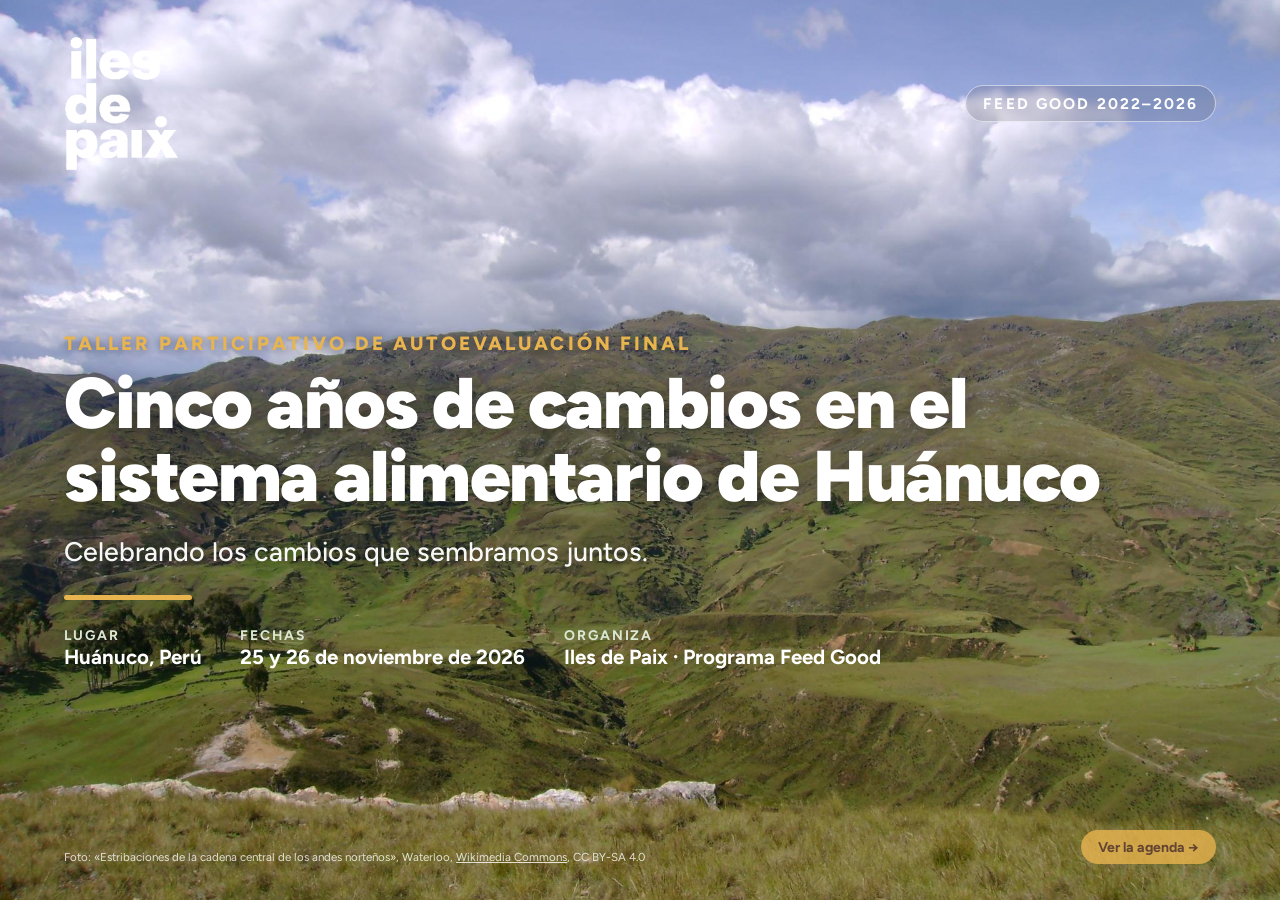
<file: portada.html>
<!doctype html>
<html lang="es">
<head>
<meta charset="utf-8">
<meta name="robots" content="noindex, nofollow, noarchive, nosnippet">
<meta name="viewport" content="width=device-width,initial-scale=1,viewport-fit=cover">
<title>Portada · Taller Feed Good · Iles de Paix</title>
<meta name="theme-color" content="#5E3A32">
<link rel="icon" href="trabajemos-juntos/img/administrador-icono.jpg">
<link rel="preconnect" href="https://fonts.googleapis.com">
<link rel="stylesheet" href="https://fonts.googleapis.com/css2?family=Figtree:wght@400;500;600;700;800;900&display=swap">
<link rel="preload" as="image" href="img/portada-andes.jpg">
<style>
:root{--terra-d:#8C5A4F;--terra-dd:#5E3A32;--sol:#E8B44F;--verde-l:#DCE8D4}
*{box-sizing:border-box}
html,body{margin:0;height:100%}
body{font-family:"Figtree",system-ui,-apple-system,"Segoe UI",Arial,sans-serif;background:var(--terra-dd);color:#fff;-webkit-font-smoothing:antialiased;overflow:hidden}
.cover{position:relative;width:100vw;height:100vh;height:100dvh;display:flex;flex-direction:column;justify-content:space-between;padding:clamp(20px,4vh,48px) clamp(20px,5vw,80px)}
.cover .bg{position:absolute;inset:0;width:100%;height:100%;object-fit:cover;object-position:center 62%;animation:zoom 40s ease-out both}
@keyframes zoom{from{transform:scale(1.08)}to{transform:scale(1)}}
.cover::before{content:"";position:absolute;inset:0;z-index:1;background:
  linear-gradient(180deg,rgba(40,24,20,.55) 0%,rgba(40,24,20,.08) 26%,rgba(60,35,30,.15) 44%,rgba(70,42,36,.78) 70%,rgba(94,58,50,.96) 100%)}
.cover>*{position:relative;z-index:2}
header{display:flex;align-items:center;justify-content:space-between;gap:20px}
header img{width:clamp(80px,9vw,140px)}
.tag{font-weight:700;font-size:clamp(.85rem,1.2vw,1.1rem);letter-spacing:.14em;text-transform:uppercase;padding:.55em 1.1em;border:1.5px solid rgba(255,255,255,.55);border-radius:999px;backdrop-filter:blur(4px);background:rgba(0,0,0,.12)}
main{max-width:min(1200px,92vw)}
.eyebrow{color:var(--sol);font-weight:800;letter-spacing:.16em;text-transform:uppercase;font-size:clamp(.9rem,1.5vw,1.35rem);text-shadow:0 1px 10px rgba(0,0,0,.45);margin:0 0 .6em}
h1{font-size:clamp(2.2rem,5.6vw,5.2rem);line-height:1.02;font-weight:900;letter-spacing:-.02em;margin:0 0 .3em;text-shadow:0 3px 24px rgba(0,0,0,.35);text-wrap:balance}
.lead{font-size:clamp(1.1rem,2.1vw,1.9rem);font-weight:500;max-width:46ch;margin:0;opacity:.96;text-shadow:0 1px 12px rgba(0,0,0,.4)}
.line{width:clamp(80px,10vw,150px);height:5px;border-radius:3px;background:var(--sol);margin:clamp(16px,3vh,30px) 0}
.meta{display:flex;flex-wrap:wrap;gap:clamp(18px,3vw,48px);font-size:clamp(1rem,1.6vw,1.45rem)}
.meta div{display:flex;flex-direction:column}
.meta b{font-size:.68em;letter-spacing:.14em;text-transform:uppercase;color:var(--verde-l);font-weight:700;margin-bottom:.15em}
.meta span{font-weight:700}
footer{display:flex;justify-content:space-between;align-items:flex-end;gap:16px;font-size:clamp(.7rem,.9vw,.85rem);opacity:.8}
footer a{color:#fff}
.go{opacity:1;font-size:clamp(.85rem,1.1vw,1rem);font-weight:700;text-decoration:none;padding:.6em 1.2em;border-radius:999px;background:var(--sol);color:var(--terra-dd)}
.go:hover{filter:brightness(1.06)}
@media (prefers-reduced-motion:reduce){.cover .bg{animation:none}}
@media print{
  @page{size:A4 landscape;margin:0}
  body{-webkit-print-color-adjust:exact;print-color-adjust:exact}
  .cover{width:297mm;height:210mm}.cover .bg{animation:none}.go{display:none}
}
</style>
</head>
<body>
<div class="cover">
  <img class="bg" src="img/portada-andes.jpg" alt="Laderas andinas de Huánuco con chacras y andenes bajo un cielo de nubes">
  <header>
    <img src="img/logo_idp_blanco.png" alt="Iles de Paix">
    <span class="tag">Feed Good 2022–2026</span>
  </header>
  <main>
    <p class="eyebrow">Taller participativo de autoevaluación final</p>
    <h1>Cinco años de cambios en el sistema alimentario de Huánuco</h1>
    <p class="lead">Celebrando los cambios que sembramos juntos.</p>
    <div class="line"></div>
    <div class="meta">
      <div><b>Lugar</b><span>Huánuco, Perú</span></div>
      <div><b>Fechas</b><span>25 y 26 de noviembre de 2026</span></div>
      <div><b>Organiza</b><span>Iles de Paix · Programa Feed Good</span></div>
    </div>
  </main>
  <footer>
    <span>Foto: «Estribaciones de la cadena central de los andes norteños», Waterloo, <a href="https://commons.wikimedia.org/wiki/File:Estribaciones_de_la_cadena_central_de_los_andes_norte%C3%B1os.jpg" target="_blank" rel="noopener">Wikimedia Commons</a>, CC BY-SA 4.0</span>
    <a class="go" href="index.html#/agenda" target="_top">Ver la agenda →</a>
  </footer>
</div>
</body>
</html>
</file>
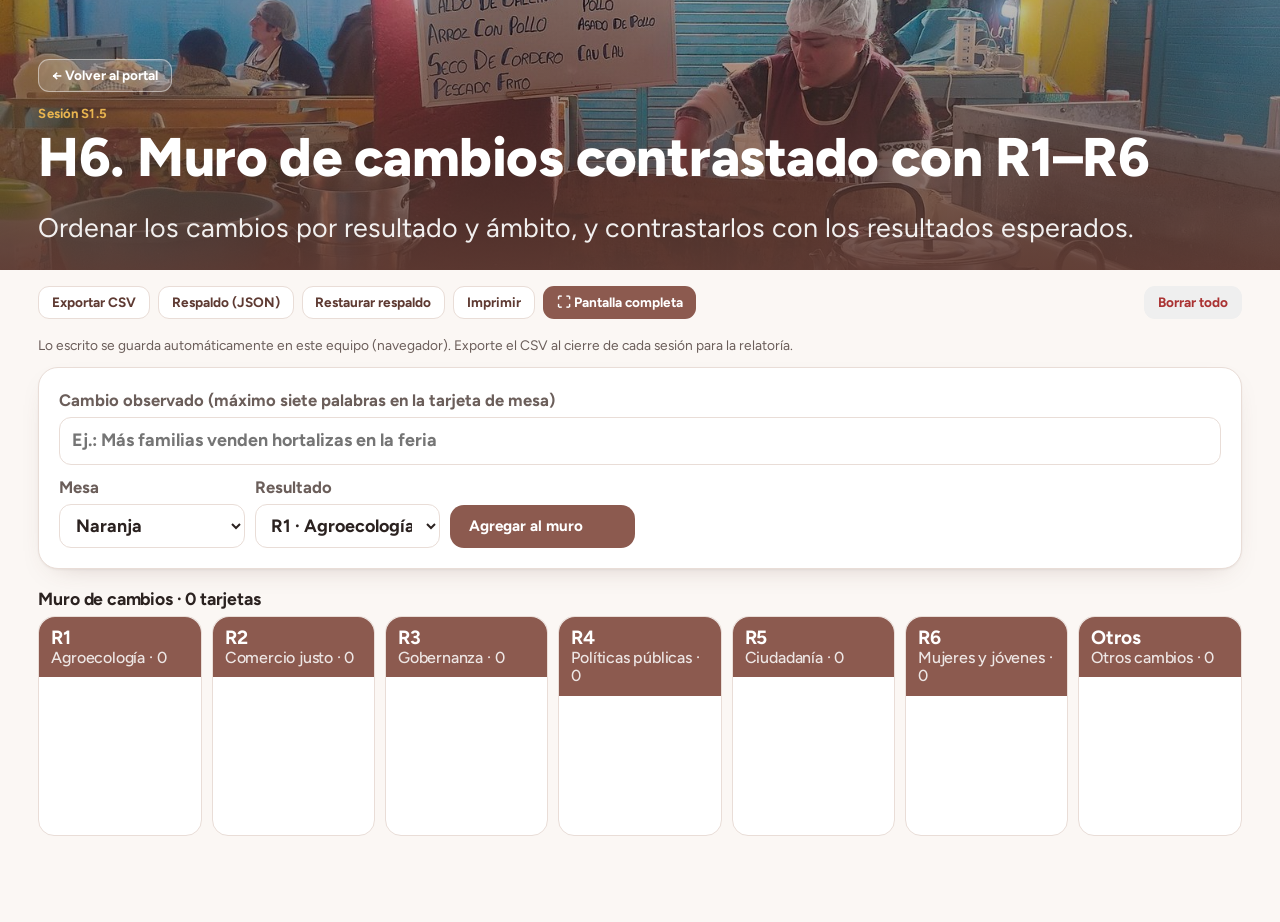
<file: herramientas/herramienta.html>
<!doctype html>
<html lang="es">
<head>
<meta charset="utf-8">
<meta name="robots" content="noindex, nofollow">
<meta name="viewport" content="width=device-width,initial-scale=1,viewport-fit=cover">
<title>Herramienta · Taller Feed Good</title>
<link rel="icon" href="../trabajemos-juntos/img/administrador-icono.jpg">
<link rel="preconnect" href="https://fonts.googleapis.com">
<link rel="stylesheet" href="https://fonts.googleapis.com/css2?family=Figtree:wght@400;500;600;700;800;900&display=swap">
<link rel="stylesheet" href="../assets/app.css?v=20261119p">
<style>
#main{margin-left:0}
#main .wrap{max-width:none;padding:0 clamp(16px,3vw,48px)}
html:fullscreen body{overflow:hidden;background:#F8F1EC}
html:fullscreen .thead{min-height:18vh}
html:fullscreen #app{padding-bottom:12px!important}
html:fullscreen #main{font-size:1.12rem}
.fq{margin:18px 0 10px;padding:16px 22px;border-left:6px solid var(--terra);background:var(--crema);border-radius:0 16px 16px 0;font-size:clamp(1.2rem,2.2vw,1.9rem);font-weight:700;color:var(--terra-dd)}
.thead{position:relative;color:#fff;min-height:30vh;display:flex;align-items:flex-end;overflow:hidden}
.thead img{position:absolute;inset:0;width:100%;height:100%;object-fit:cover}
.thead::after{content:"";position:absolute;inset:0;background:linear-gradient(180deg,rgba(0,0,0,.25),rgba(94,58,50,.92))}
.thead .in{position:relative;z-index:2;padding:22px 0;width:100%}
.thead .eyebrow{color:var(--sol)}
.bar{display:flex;gap:8px;flex-wrap:wrap;align-items:center;margin:16px 0}
.form{display:grid;gap:10px;grid-template-columns:repeat(auto-fit,minmax(160px,1fr));align-items:end}
.form .wide{grid-column:1/-1}
label.f{display:flex;flex-direction:column;gap:4px;font-size:.82rem;font-weight:700;color:var(--muted)}
input,select,textarea{font:inherit;padding:.6rem .7rem;border:1px solid var(--line);border-radius:12px;background:#fff;color:var(--ink);width:100%}
textarea{min-height:70px;resize:vertical}
.board{display:grid;grid-template-columns:repeat(7,minmax(150px,1fr));gap:10px;overflow-x:auto;padding-bottom:6px}
.col{background:#fff;border:1px solid var(--line);border-radius:16px;min-height:220px;display:flex;flex-direction:column}
.col h4{margin:0;padding:10px 12px;border-radius:16px 16px 0 0;background:var(--terra-d);color:#fff;font-size:.9rem}
.col h4 small{display:block;font-weight:500;opacity:.85}
.col .cards{padding:8px;display:flex;flex-direction:column;gap:8px}
.note{border-radius:10px;padding:8px 10px;font-size:.88rem;line-height:1.3;position:relative;box-shadow:0 2px 6px rgba(0,0,0,.08)}
.note .meta{display:block;font-size:.72rem;color:#6b5e5a;margin-top:4px}
.note .del{position:absolute;top:2px;right:4px;border:0;background:none;color:#8c5a4f;font-size:16px;line-height:1}
.n-a{background:#F6D5C8}.n-b{background:#D7E8CC}.n-c{background:#F7E3B5}
.vrow{display:grid;grid-template-columns:auto 1fr auto;gap:12px;align-items:center;padding:12px 14px;background:#fff;border:1px solid var(--line);border-radius:14px;margin-bottom:8px}
.vrow .rk{width:34px;height:34px;border-radius:99px;background:var(--terra-d);color:#fff;display:grid;place-items:center;font-weight:800}
.vrow .vb{height:8px;border-radius:99px;background:var(--line);margin-top:6px;overflow:hidden}.vrow .vb i{display:block;height:100%;background:linear-gradient(90deg,var(--verde),var(--sol))}
.vctl{display:flex;align-items:center;gap:6px}
.vctl button{width:38px;height:38px;border-radius:12px;border:1px solid var(--line);background:#fff;font-size:20px;font-weight:800;color:var(--terra-dd)}
.vctl b{min-width:2.2ch;text-align:center;font-size:1.3rem}
.tabs{display:flex;gap:8px;flex-wrap:wrap;margin-bottom:10px}
.tree{display:grid;grid-template-columns:1fr 60px 1.1fr 60px 1fr;gap:10px;align-items:center}
.tree .colx{display:flex;flex-direction:column;gap:8px}
.tree .box{border-radius:14px;padding:10px 12px;font-size:.92rem}
.tree .cause{background:#F6D5C8;border:1px solid var(--terra)}
.tree .res{background:var(--terra-d);color:#fff;font-weight:700;min-height:120px;display:flex;align-items:center;justify-content:center;text-align:center}
.tree .cons{background:#fff;border:1px solid var(--terra-d)}
.tree .arrow{font-size:28px;color:var(--terra);text-align:center}
.mx{width:100%;border-collapse:separate;border-spacing:0;background:#fff;border:1px solid var(--line);border-radius:14px;overflow:hidden;font-size:.9rem}
.mx th{background:var(--terra-d);color:#fff;padding:8px;font-weight:700}
.mx td{border-top:1px solid var(--line);padding:6px;text-align:center;vertical-align:middle}
.mx td:first-child{text-align:left;font-weight:600;min-width:160px}
.cell{display:flex;gap:4px;justify-content:center;align-items:center;flex-wrap:wrap;border-radius:10px;padding:6px}
.dot{width:28px;height:28px;border-radius:99px;border:1px solid #bbb;font-size:.75rem;font-weight:800;display:grid;place-items:center;cursor:pointer;user-select:none}
.d-n{background:#F28C28;color:#fff;border-color:#d9731a}.d-v{background:#5BA55B;color:#fff;border-color:#3f8a3f}.d-b{background:#fff;color:#555}
.legend{display:flex;gap:16px;flex-wrap:wrap;font-size:.88rem;align-items:center}
.legend span{display:inline-flex;gap:6px;align-items:center}
.tbl{width:100%;border-collapse:collapse;background:#fff;font-size:.88rem}
.tbl th{background:var(--terra-d);color:#fff;text-align:left;padding:8px}
.tbl td{border-bottom:1px solid var(--line);padding:6px 8px;vertical-align:top}
.scale{display:grid;grid-template-columns:1.6fr repeat(5,1fr);gap:6px;align-items:center;margin-bottom:6px}
.scale button{padding:.6rem .2rem;border-radius:10px;border:1px solid var(--line);background:#fff;font-weight:700;font-size:.8rem}
.scale button b{display:block;font-size:1.1rem;color:var(--terra-d)}
.empty{padding:24px;text-align:center;color:var(--muted);background:#fff;border:1px dashed var(--line);border-radius:16px}
.tbl.big{font-size:clamp(.95rem,1.25vw,1.12rem)}.tbl.big td{padding:10px}
.toast{position:fixed;left:50%;bottom:20px;transform:translateX(-50%);background:var(--terra-dd);color:#fff;padding:.6rem 1rem;border-radius:12px;font-weight:700;display:none;z-index:99}
@media (max-width:760px){.tree{grid-template-columns:1fr}.tree .arrow{transform:rotate(90deg)}.scale{grid-template-columns:1fr repeat(5,1fr)}}
/* Letra grande y legible para personas mayores */
#main{font-size:clamp(1.15rem,1.6vw,1.45rem)}
html:fullscreen #main{font-size:clamp(1.25rem,1.8vw,1.6rem)}
label.f{font-size:clamp(1rem,1.3vw,1.2rem)}
input,select,textarea{font-size:clamp(1.05rem,1.4vw,1.3rem) !important}
.col h4{font-size:clamp(1.1rem,1.5vw,1.35rem)}
.note{font-size:clamp(1.1rem,1.5vw,1.35rem);padding:12px 14px}
.note .meta{font-size:clamp(.9rem,1.1vw,1.05rem)}
.tree .box{font-size:clamp(1.1rem,1.5vw,1.35rem)}
.mx,.tbl,.tbl.big{font-size:clamp(1.1rem,1.55vw,1.4rem)}
.tbl td,.tbl th,.mx td,.mx th{padding:12px}
.legend{font-size:clamp(1.05rem,1.4vw,1.25rem)}
.scale button{font-size:clamp(1rem,1.3vw,1.2rem)}
.dot{width:36px;height:36px;font-size:.95rem}
#pp{font-size:clamp(1.3rem,2.1vw,1.8rem) !important}
</style>
</head>
<body>
<div id="main">
  <div class="thead"><img id="ph" src="" alt=""><div class="in"><div class="wrap">
    <a class="btn ghost sm noprint" href="../index.html#/herramientas">← Volver al portal</a>
    <div class="eyebrow" id="ey" style="margin-top:12px"></div><h1 id="tt" style="font-size:clamp(2rem,4.4vw,3.4rem);line-height:1.05"></h1><p id="pp" style="margin:0;opacity:.92;font-size:clamp(1.05rem,1.7vw,1.35rem)"></p>
  </div></div></div>
  <div class="wrap">
    <div class="bar noprint">
      <button class="btn sec sm" id="bCsv">Exportar CSV</button>
      <button class="btn sec sm" id="bJson">Respaldo (JSON)</button>
      <label class="btn sec sm" style="cursor:pointer">Restaurar respaldo<input type="file" id="fJson" accept=".json" hidden></label>
      <button class="btn sec sm" onclick="print()">Imprimir</button>
      <button class="btn pri sm" id="bFs" title="Pantalla completa (F)">⛶ Pantalla completa</button>
      <span class="sp"></span>
      <button class="btn sm" style="color:#a33" id="bClear">Borrar todo</button>
    </div>
    <p class="small muted noprint">Lo escrito se guarda automáticamente en este equipo (navegador). Exporte el CSV al cierre de cada sesión para la relatoría.</p>
    <div id="app" style="padding-bottom:40px"></div>
  </div>
</div>
<div class="toast" id="toast"></div>
<script src="../assets/data.js?v=20261119v"></script>
<script>
(function () {
  const D = window.FG, $ = s => document.querySelector(s);
  const esc = s => String(s ?? "").replace(/[&<>"]/g, c => ({ "&": "&amp;", "<": "&lt;", ">": "&gt;", '"': "&quot;" }[c]));
  const id = new URLSearchParams(location.search).get("id") || "H6";
  const H = D.herr.find(x => x.c === id) || D.herr[0];
  // H6 y H7 comparten el mismo muro
  const KEY = "fg-" + ({ H7: "H6" }[H.c] || H.c);
  const MESAS = ["Naranja", "Verde", "Azul", "Amarilla", "Terracota", "Morada"];
  const RS = [["R1", "Agroecología"], ["R2", "Comercio justo"], ["R3", "Gobernanza"], ["R4", "Políticas públicas"], ["R5", "Ciudadanía"], ["R6", "Mujeres y jóvenes"], ["Otro", "Otros cambios"]];
  const CATS = [["P", "Productora o productor"], ["T", "Transformador o MPE"], ["O", "Organización"], ["S", "Servicio técnico o autoridad"], ["C", "Consumidor o comunidad educativa"], ["A", "Socio u ONG"], ["E", "Equipo del programa"]];
  const SES = D.dias.flatMap(d => d.bloques.filter(b => b.c).map(b => b.c + " · " + b.t));
  let S; try { S = JSON.parse(localStorage.getItem(KEY)) || {}; } catch (e) { S = {}; }
  const save = () => { try { localStorage.setItem(KEY, JSON.stringify(S)); } catch (e) { } };
  const toast = t => { const el = $("#toast"); el.textContent = t; el.style.display = "block"; clearTimeout(el._t); el._t = setTimeout(() => el.style.display = "none", 2200); };
  const uid = () => Date.now().toString(36) + Math.random().toString(36).slice(2, 6);
  const opt = (arr, sel) => arr.map(a => { const [v, t] = Array.isArray(a) ? a : [a, a]; return `<option value="${esc(v)}" ${v === sel ? "selected" : ""}>${esc(t)}</option>`; }).join("");
  const val = n => ($("#" + n) || {}).value?.trim() || "";

  $("#ph").src = "../" + H.img; $("#ey").textContent = /^S\d/.test(H.s) ? "Sesión " + H.s : H.s === "Todas" ? "Todas las sesiones" : H.s; $("#tt").textContent = H.c + ". " + H.n; $("#pp").textContent = H.p;
  document.title = H.c + " · " + H.n + " · Taller Feed Good";

  /* ---------------- definiciones por herramienta ---------------- */
  const FICHAS = {
    H10: { item: "Cambio analizado", q: ["¿Qué hizo el programa que ayudó a este cambio?", "¿Qué hicieron otras personas, organizaciones o instituciones?", "¿Qué factores del contexto influyeron (clima, precios, políticas, otros)?", "¿Habría ocurrido sin el programa? (sí, en parte o no) ¿Por qué?", "¿Qué aprendimos de este cambio?"] },
    H20: { item: "Persona entrevistada (código E1 a E5 y rol)", q: ["Cuéntanos cómo participaste en el programa.", "¿Cómo era tu vida, tu chacra, tu negocio o tu organización antes del programa?", "¿Qué ha cambiado para ti, tu familia, tu organización o tu comunidad?", "De todos esos cambios, ¿cuál es el más importante para ti? ¿Por qué?", "¿Qué hizo el programa para que eso cambie? ¿Quién más ayudó?", "¿Qué esperabas que pasara y no pasó? ¿Por qué crees que no ocurrió?", "¿Ese cambio se mantendrá? ¿Qué necesita para mantenerse?", "Si empezáramos de nuevo, ¿qué harías distinto?", "Consentimiento: ¿acepta la grabación y ser citada o citado con su nombre?"] }
  };
  const ENC_AS = ["Me expresé libremente", "Escuché otras opiniones", "Metodología", "Tiempo preciso"];
  const MATRIZ = {
    H15: { fila: "Cambio seleccionado", cols: ["Impacto frente a lo previsto", "Sostenibilidad", "Eficacia", "Perspectiva de género", "Dificultades", "Aprendizajes", "Teoría del cambio (vínculo y supuestos)"] },
    H16: { fila: "Resultado no alcanzado", cols: ["Realismo", "Imprevistos", "Metodología", "Tiempo estimado", "Otros factores"] }
  };
  const COLS = {
    H12: [["Aprendimos de lo que funcionó", "n-b"], ["Aprendimos de lo que no funcionó", "n-a"]]
  };
  // H19: columnas de la matriz de aprendizajes
  const H19C = ["Aprendizaje", "¿Qué mantener?", "¿Qué hacer distinto? (recomendación)", "¿Para qué momento? (diseño, implementación o seguimiento)", "Prioridad (alta, media o baja)"];
  // H17 (herramienta de taller) y H18: formatos de taller
  const H17T = ["¿Cómo lo hacíamos antes?", "¿Cómo lo hacemos ahora?", "Aprendizaje"];
  const H18C = ["Propósito", "Intereses / cambio significativo", "Conclusión"];
  const PROP = (H.tab && H.c === "H18") ? H.tab[0].rows[0][0] : "";
  const GRUPOS = ["Grupo 1", "Grupo 2", "Grupo 3"];
  const PRIO = { Alta: "#FDE3CC", Media: "#FFF3C4", Baja: "#F4F4F4" };
  const VOTOS = {
    H9: { item: "Cambio significativo", extra: [["r", "Resultado", RS.map(r => [r[0], r[0] + " · " + r[1]])], ["por", "¿Por qué es significativo? (palabras del grupo)"]] },
    H17: { item: "Lección (cuando…, entonces…, por lo que…)", extra: [["origen", "Proviene de", [["Alcanzado", "Resultado alcanzado"], ["No alcanzado", "Resultado no alcanzado"], ["Emergente", "Aspecto emergente no previsto"]]]] }
  };

  /* ---------------- vistas ---------------- */
  const R = {
    muro() {
      S.notes = S.notes || [];
      return `<div class="card pad"><div class="form">
        <label class="f wide">Cambio observado (máximo siete palabras en la tarjeta de mesa)<input id="tx" maxlength="160" placeholder="Ej.: Más familias venden hortalizas en la feria"></label>
        <label class="f">Mesa<select id="me">${opt(MESAS)}</select></label>
        <label class="f">Resultado<select id="rr">${opt(RS.map(r => [r[0], r[0] + " · " + r[1]]))}</select></label>
        <button class="btn pri" id="add">Agregar al muro</button></div></div>
        <h3 style="margin-top:20px">Muro de cambios · ${S.notes.length} tarjetas</h3>
        <div class="board">${RS.map(([r, n]) => { const ns = S.notes.filter(x => x.r === r); return `<div class="col"><h4>${r === "Otro" ? "Otros" : r}<small>${esc(n)} · ${ns.length}</small></h4><div class="cards">${ns.map(x => `<div class="note n-b">${esc(x.tx)}<span class="meta">Mesa ${esc(x.me)}</span><button class="del" data-del="${x.id}" title="Quitar">×</button></div>`).join("")}</div></div>`; }).join("")}</div>`;
    },
    votos() {
      const cfg = VOTOS[H.c]; S.items = S.items || [];
      const tot = Math.max(1, ...S.items.map(x => x.v || 0));
      const list = [...S.items].sort((a, b) => (b.v || 0) - (a.v || 0));
      return `<div class="card pad"><div class="form"><label class="f wide">${cfg.item}<input id="tx" maxlength="240"></label>
        ${cfg.extra.map(([k, t, o]) => o ? `<label class="f">${t}<select id="x_${k}">${opt(o)}</select></label>` : `<label class="f wide">${t}<input id="x_${k}" maxlength="240"></label>`).join("")}
        <button class="btn pri" id="add">Agregar</button></div></div>
        <h3 style="margin-top:20px">Ranking · ${S.items.reduce((s, x) => s + (x.v || 0), 0)} votos</h3>
        ${list.length ? list.map((x, i) => `<div class="vrow"><div class="rk">${i + 1}</div><div><b>${esc(x.tx)}</b>
          <div class="small muted">${cfg.extra.map(([k, t]) => x[k] ? `${t}: ${esc(x[k])}` : "").filter(Boolean).join(" · ")}</div>
          <div class="vb"><i style="width:${100 * (x.v || 0) / tot}%"></i></div></div>
          <div class="vctl noprint"><button data-v="${x.id}|-1">−</button><b>${x.v || 0}</b><button data-v="${x.id}|1">+</button><button class="del" data-del="${x.id}" title="Quitar" style="font-size:16px">×</button></div></div>`).join("")
          : `<div class="empty">Agregue los elementos y registre los votos con + y −.</div>`}`;
    },
    lecciones() {
      S.taller = S.taller || [];
      return `<h3>1. Herramienta de taller</h3><div class="card pad"><div class="form">
        ${H17T.map((c, i) => `<label class="f">${esc(c)}<textarea id="t${i}"></textarea></label>`).join("")}
        <label class="f">Mesa<select id="tme">${opt(MESAS)}</select></label>
        <button class="btn pri" id="addT">Agregar a la tabla</button></div></div>
        <div style="overflow-x:auto;margin-top:12px"><table class="tbl big"><thead><tr><th>Mesa</th>${H17T.map(c => `<th>${esc(c)}</th>`).join("")}<th class="noprint"></th></tr></thead>
        <tbody>${S.taller.map(r => `<tr><td>${esc(r.me)}</td><td>${esc(r.t0)}</td><td>${esc(r.t1)}</td><td><b>${esc(r.t2)}</b></td><td class="noprint" style="white-space:nowrap"><button class="btn sec sm" data-tolec="${r.id}" title="Redactar como lección">→ Lección</button> <button class="del" style="border:0;background:none;color:#a33;font-size:18px" data-del="${r.id}">×</button></td></tr>`).join("") || `<tr><td colspan="5" class="muted">Ejemplo: antes guardábamos el plátano maduro fuera de la refrigeradora y se malograba en tres días; ahora lo pelamos y lo guardamos en un táper de vidrio con tapa hermética en la refrigeradora; aprendimos que así se conserva hasta 10 días.</td></tr>`}</tbody></table></div>
        <h3 style="margin-top:28px">2. Herramienta de procesamiento</h3>` + R.votos();
    },
    conclusiones() {
      S.rows = S.rows || [];
      return `<div class="card pad"><div class="form">
        <label class="f">Grupo<select id="gr">${opt(GRUPOS, S.lastGr)}</select></label>
        <label class="f wide">${H18C[1]}<textarea id="it"></textarea></label>
        <label class="f wide">${H18C[2]}<textarea id="tx"></textarea></label>
        <button class="btn pri" id="add">Agregar conclusión</button></div></div>
        <div style="overflow-x:auto;margin-top:14px"><table class="tbl big"><thead><tr>${H18C.map((c, i) => `<th${i === 0 ? ' style="width:26%"' : ""}>${esc(c)}</th>`).join("")}<th>Grupo</th><th class="noprint"></th></tr></thead>
        <tbody>${S.rows.length ? S.rows.map((r, i) => `<tr>${i === 0 ? `<td rowspan="${S.rows.length}" style="background:var(--crema);font-weight:700">${esc(PROP)}</td>` : ""}<td>${esc(r.it)}</td><td><b>${esc(r.tx)}</b></td><td>${esc(r.gr)}</td><td class="noprint"><button class="del" style="border:0;background:none;color:#a33;font-size:18px" data-del="${r.id}">×</button></td></tr>`).join("")
          : `<tr><td style="background:var(--crema);font-weight:700">${esc(PROP)}</td><td colspan="4" class="muted">Cada grupo anota los intereses o el cambio significativo y redacta su conclusión (tres por grupo).</td></tr>`}</tbody></table></div>`;
    },
    ficha() {
      const cfg = FICHAS[H.c]; S.fichas = S.fichas || []; S.cur = S.cur || (S.fichas[0] && S.fichas[0].id);
      const f = S.fichas.find(x => x.id === S.cur);
      return `<div class="tabs">${S.fichas.map((x, i) => `<button class="chip ${x.id === S.cur ? "on" : ""}" data-cur="${x.id}">${i + 1}. ${esc((x.item || "Sin título").slice(0, 40))}</button>`).join("")}<button class="chip" id="newF">+ Nueva ficha</button></div>
        ${f ? `<div class="card pad"><div class="form"><label class="f wide">${cfg.item}<input data-fk="item" value="${esc(f.item || "")}"></label>
          ${cfg.q.map((q, i) => `<label class="f wide">${i + 1}. ${esc(q)}<textarea data-fk="q${i}">${esc(f["q" + i] || "")}</textarea></label>`).join("")}
          <div><button class="btn sm" style="color:#a33" data-delf="${f.id}">Eliminar esta ficha</button></div></div></div>` : `<div class="empty">Cree la primera ficha con «+ Nueva ficha».</div>`}`;
    },
    arbol() {
      S.trees = S.trees || []; S.cur = S.cur || (S.trees[0] && S.trees[0].id);
      const t = S.trees.find(x => x.id === S.cur);
      return `<div class="tabs">${S.trees.map((x, i) => `<button class="chip ${x.id === S.cur ? "on" : ""}" data-cur="${x.id}">${i + 1}. ${esc((x.res || "Sin título").slice(0, 36))}</button>`).join("")}<button class="chip" id="newT">+ Nuevo árbol</button></div>
        ${t ? `<div class="card pad"><div class="form" style="margin-bottom:14px"><label class="f">Mesa<select data-tk="mesa">${opt(MESAS, t.mesa)}</select></label>
          <label class="f wide">Resultado esperado no alcanzado<input data-tk="res" value="${esc(t.res || "")}"></label></div>
          <div class="tree"><div class="colx">${[0, 1, 2].map(i => `<textarea class="box cause" data-tk="c${i}" placeholder="Causa ${i + 1}: ¿por qué pasó?">${esc(t["c" + i] || "")}</textarea>`).join("")}</div>
          <div class="arrow">→</div><div class="box res">${esc(t.res || "Resultado no alcanzado")}</div><div class="arrow">→</div>
          <div class="colx">${[0, 1].map(i => `<textarea class="box cons" data-tk="k${i}" placeholder="Consecuencia ${i + 1}: ¿a quién afectó?">${esc(t["k" + i] || "")}</textarea>`).join("")}</div></div>
          <div style="margin-top:12px"><button class="btn sm" style="color:#a33" data-delt="${t.id}">Eliminar este árbol</button></div></div>` : `<div class="empty">Cree el primer árbol con «+ Nuevo árbol».</div>`}`;
    },
    columnas() {
      const cs = COLS[H.c]; S.notes = S.notes || [];
      return `<div class="card pad"><div class="form"><label class="f wide">Frase completa<input id="tx" maxlength="240" placeholder="Ej.: El plátano pelado, en un táper de vidrio con tapa hermética y en la refrigeradora, se conserva hasta 10 días"></label>
        <label class="f">Columna<select id="co">${opt(cs.map((c, i) => [String(i), c[0]]))}</select></label>
        <label class="f">Mesa<select id="me">${opt(MESAS)}</select></label>
        <button class="btn pri" id="add">Agregar</button></div></div>
        <div class="grid g2" style="margin-top:18px">${cs.map((c, i) => `<div class="col"><h4>${esc(c[0])}</h4><div class="cards">${S.notes.filter(n => n.co === String(i)).map(n => `<div class="note ${c[1]}">${esc(n.tx)}<span class="meta">${esc(n.me ? "Mesa " + n.me : "")}</span><button class="del" data-del="${n.id}">×</button></div>`).join("")}</div></div>`).join("")}</div>`;
    },
    aprendizajes() {
      S.rows = S.rows || [];
      return `<div class="card pad"><div class="form">
        <label class="f wide">${H19C[0]}<input id="tx" maxlength="240" placeholder="Ej.: Cuando las organizaciones gestionan su propio espacio de venta, los circuitos cortos se mantienen"></label>
        <label class="f wide">${H19C[1]}<input id="mt" maxlength="240"></label>
        <label class="f wide">${H19C[2]}<input id="hd" maxlength="240"></label>
        <label class="f">¿Para qué momento?<select id="mo">${opt(["Diseño", "Implementación", "Seguimiento"])}</select></label>
        <label class="f">Prioridad<select id="pr">${opt(["Alta", "Media", "Baja"])}</select></label>
        <button class="btn pri" id="add">Agregar fila</button></div></div>
        <div style="overflow-x:auto;margin-top:14px"><table class="mx"><thead><tr><th style="width:56px">N.°</th>${H19C.map(c => `<th>${esc(c)}</th>`).join("")}<th class="noprint"></th></tr></thead>
        <tbody>${S.rows.map((r, i) => `<tr><td>${i + 1}.</td><td>${esc(r.tx)}</td><td>${esc(r.mt)}</td><td>${esc(r.hd)}</td><td>${esc(r.mo)}</td><td style="background:${PRIO[r.pr] || "#fff"}">${esc(r.pr)}</td><td class="noprint"><button class="del" style="border:0;background:none;color:#a33;font-size:18px" data-del="${r.id}">×</button></td></tr>`).join("") || `<tr><td colspan="${H19C.length + 2}" class="muted">Agregue una fila por aprendizaje: qué mantener, qué hacer distinto, para qué momento y con qué prioridad.</td></tr>`}</tbody></table></div>`;
    },
    matriz() {
      const cfg = MATRIZ[H.c]; S.rows = S.rows || [];
      const cell = (r, j) => { const c = (r.c && r.c[j]) || { n: 0, v: 0, b: 0 }; const tot = c.n + c.v + c.b; const top = tot ? (c.n >= c.v && c.n >= c.b ? "#FDE3CC" : c.v >= c.b ? "#DCEFD8" : "#F4F4F4") : "#fff";
        return `<div class="cell" style="background:${top}">${["n", "v", "b"].map(k => `<span class="dot d-${k}" data-dot="${r.id}|${j}|${k}" title="Clic: +1 · Mayús+clic: −1">${c[k]}</span>`).join("")}</div>`; };
      return `<div class="legend card pad"><span><i class="dot d-n"></i>Relevancia alta</span><span><i class="dot d-v"></i>Relevancia media</span><span><i class="dot d-b"></i>Relevancia baja</span><span class="muted small">Clic suma un adhesivo; Mayús + clic o clic derecho resta.</span></div>
        <div class="card pad" style="margin-top:12px"><div class="form"><label class="f wide">${cfg.fila}<input id="tx" maxlength="200"></label><button class="btn pri" id="add">Agregar fila</button></div></div>
        <div style="overflow-x:auto;margin-top:14px"><table class="mx"><thead><tr><th>${cfg.fila}</th>${cfg.cols.map(c => `<th>${esc(c)}</th>`).join("")}<th class="noprint"></th></tr></thead>
        <tbody>${S.rows.map(r => `<tr><td>${esc(r.tx)}</td>${cfg.cols.map((c, j) => `<td>${cell(r, j)}</td>`).join("")}<td class="noprint"><button class="del" style="border:0;background:none;color:#a33;font-size:18px" data-del="${r.id}">×</button></td></tr>`).join("") || `<tr><td colspan="${cfg.cols.length + 2}" class="muted">Agregue las filas seleccionadas en S2.3.</td></tr>`}</tbody></table></div>`;
    },
    padron() {
      S.rows = S.rows || [];
      const cnt = {}; S.rows.forEach(r => { cnt[r.cat] = cnt[r.cat] || { M: 0, H: 0 }; cnt[r.cat][r.sx] = (cnt[r.cat][r.sx] || 0) + 1; });
      return `<div class="card pad"><div class="form"><label class="f wide">Nombres y apellidos<input id="nm"></label><label class="f">Organización o comunidad<input id="og"></label>
        <label class="f">Categoría<select id="ct">${opt(CATS.map(c => [c[0], c[0] + " · " + c[1]]))}</select></label><label class="f">Sexo<select id="sx">${opt([["M", "Mujer"], ["H", "Hombre"]])}</select></label>
        <label class="f">Edad<input id="ed" type="number" min="10" max="99"></label><label class="f">Día<select id="dy">${opt([["1", "Día 1"], ["2", "Día 2"]])}</select></label><label class="f">Mesa<select id="me">${opt(MESAS)}</select></label>
        <button class="btn pri" id="add">Registrar</button></div></div>
        <div class="grid g4" style="margin:16px 0">${CATS.map(c => `<div class="fact"><b>${(cnt[c[0]]?.M || 0) + (cnt[c[0]]?.H || 0)}</b><span class="small muted">${esc(c[1])} · ${cnt[c[0]]?.M || 0} M / ${cnt[c[0]]?.H || 0} H</span></div>`).join("")}</div>
        <table class="tbl"><thead><tr><th>N.°</th><th>Nombre</th><th>Organización</th><th>Cat.</th><th>Sexo</th><th>Edad</th><th>Día</th><th>Mesa</th><th class="noprint"></th></tr></thead><tbody>
        ${S.rows.map((r, i) => `<tr><td>${i + 1}</td><td>${esc(r.nm)}</td><td>${esc(r.og)}</td><td>${r.cat}</td><td>${r.sx}</td><td>${esc(r.ed)}</td><td>${r.dy}</td><td>${esc(r.me)}</td><td class="noprint"><button class="del" style="border:0;background:none;color:#a33" data-del="${r.id}">×</button></td></tr>`).join("")}</tbody></table>`;
    },
    encuesta() {
      const AS = ENC_AS;
      const ES = ["Muy malo", "Malo", "Regular", "Bueno", "Muy bueno"];
      S.t = S.t || AS.map(() => [0, 0, 0, 0, 0]); S.ab = S.ab || [];
      const prom = row => { const n = row.reduce((a, b) => a + b, 0); return n ? (row.reduce((a, b, i) => a + b * (i + 1), 0) / n).toFixed(1) : "—"; };
      return `<p class="muted">Cada persona toca una opción por aspecto. El promedio va de 1 (muy malo) a 5 (muy bueno).</p>
        ${AS.map((a, i) => `<div class="scale"><div><b>${esc(a)}</b><div class="small muted">Promedio ${prom(S.t[i])} · ${S.t[i].reduce((x, y) => x + y, 0)} respuestas</div></div>${[4, 3, 2, 1, 0].map(j => `<button data-sc="${i}|${j}">${ES[j]}<b>${S.t[i][j]}</b></button>`).join("")}</div>`).join("")}
        <div class="card pad" style="margin-top:14px"><div class="form"><label class="f wide">¿Qué fue lo más valioso para ti? / ¿Qué mejorarías?<input id="tx" maxlength="240"></label>
        <label class="f">Pregunta<select id="pq">${opt([["v", "Lo más valioso"], ["m", "Qué mejorarías"]])}</select></label><button class="btn pri" id="add">Agregar</button></div>
        <ul>${S.ab.map(x => `<li><b>${x.pq === "v" ? "Valioso" : "Mejorar"}:</b> ${esc(x.tx)}</li>`).join("")}</ul></div>`;
    },
    relatoria() {
      S.rows = S.rows || [];
      return `<div class="card pad"><div class="form">
        <label class="f wide">Sesión<select id="se">${opt(SES, S.lastSe)}</select></label><label class="f">Mesa<select id="me">${opt(["Plenaria"].concat(MESAS), S.lastMe)}</select></label>
        <label class="f">Categoría de actor<select id="ct">${opt(CATS.map(c => [c[0], c[0] + " · " + c[1]]))}</select></label><label class="f">C / D<select id="cd">${opt([["C", "C · compartida"], ["D", "D · divergente"]])}</select></label>
        <label class="f">Código de foto o audio<input id="fo" placeholder="FG-S1.4-M3-01"></label>
        <label class="f wide">Aporte clave (textual)<textarea id="tx"></textarea></label><label class="f wide">Observación del facilitador<input id="ob"></label>
        <button class="btn pri" id="add">Registrar aporte</button></div></div>
        <h3 style="margin-top:18px">${S.rows.length} aportes registrados</h3>
        <div style="overflow-x:auto"><table class="tbl"><thead><tr><th>Hora</th><th>Sesión</th><th>Mesa</th><th>Aporte</th><th>Cat.</th><th>C/D</th><th>Foto o audio</th><th>Observación</th><th class="noprint"></th></tr></thead><tbody>
        ${[...S.rows].reverse().map(r => `<tr><td>${r.h}</td><td>${esc(r.se.split(" · ")[0])}</td><td>${esc(r.me)}</td><td>${esc(r.tx)}</td><td>${r.ct}</td><td>${r.cd}</td><td>${esc(r.fo)}</td><td>${esc(r.ob)}</td><td class="noprint"><button class="del" style="border:0;background:none;color:#a33" data-del="${r.id}">×</button></td></tr>`).join("")}</tbody></table></div>`;
    }
  };


  /* ajusta la escala para que todo el contenido quepa en la pantalla, sin desplazarse */
  function fitStage(stage, avail, min) {
    if (!stage) return;
    stage.style.zoom = 1;
    if (window.innerWidth < 860) return;           // en el celular se mantiene el desplazamiento
    const h = () => stage.getBoundingClientRect().height;
    if (h() <= avail) return;
    let lo = min || 0.35, hi = 1;
    for (let k = 0; k < 9; k++) { const z = (lo + hi) / 2; stage.style.zoom = z; if (h() <= avail) lo = z; else hi = z; }
    stage.style.zoom = lo;
  }
  const fitPage = () => { if (fsOn()) fitStage($("#main"), window.innerHeight, 0.3); else $("#main").style.zoom = 1; };
  window.addEventListener("resize", () => fitPage());
  function render() { $("#app").innerHTML = (H.q ? `<blockquote class="fq">${esc(H.q)}</blockquote>` : "") + R[H.mode](); fitPage(); }

  /* ---------------- acciones ---------------- */
  const hora = () => new Date(Date.now() - 5 * 3600e3).toISOString().slice(11, 16);
  function add() {
    const m = H.mode, tx = val("tx");
    if (m === "muro") { if (!tx) return toast("Escriba el cambio"); S.notes.push({ id: uid(), tx, me: val("me"), r: val("rr") }); }
    if (m === "votos" || m === "lecciones") { if (!tx) return toast("Escriba el elemento"); const o = { id: uid(), tx, v: 0 }; VOTOS[H.c].extra.forEach(([k]) => o[k] = val("x_" + k)); S.items.push(o); }
    if (m === "columnas") { if (!tx) return toast("Escriba la frase"); S.notes.push({ id: uid(), tx, co: val("co"), me: val("me") }); }
    if (m === "conclusiones") { if (!tx) return toast("Escriba la conclusión"); S.lastGr = val("gr"); S.rows.push({ id: uid(), gr: val("gr"), it: val("it"), tx }); }
    if (m === "aprendizajes") { if (!tx) return toast("Escriba el aprendizaje"); S.rows.push({ id: uid(), tx, mt: val("mt"), hd: val("hd"), mo: val("mo"), pr: val("pr") }); }
    if (m === "matriz") { if (!tx) return toast("Escriba la fila"); S.rows.push({ id: uid(), tx, c: {} }); }
    if (m === "padron") { const nm = val("nm"); if (!nm) return toast("Escriba el nombre"); S.rows.push({ id: uid(), nm, og: val("og"), cat: val("ct"), sx: val("sx"), ed: val("ed"), dy: val("dy"), me: val("me") }); }
    if (m === "encuesta") { if (!tx) return; S.ab.push({ pq: val("pq"), tx }); }
    if (m === "relatoria") { if (!tx) return toast("Escriba el aporte"); S.lastSe = val("se"); S.lastMe = val("me"); S.rows.push({ id: uid(), h: hora(), se: val("se"), me: val("me"), ct: val("ct"), cd: val("cd"), fo: val("fo"), tx, ob: val("ob") }); }
    save(); render(); const f = $("#tx") || $("#nm"); if (f) f.focus(); toast("Guardado");
  }
  document.addEventListener("click", e => {
    const t = e.target;
    if (t.id === "add") return add();
    if (t.id === "addT") { const o = { id: uid(), me: val("tme"), t0: val("t0"), t1: val("t1"), t2: val("t2") }; if (!o.t2) return toast("Escriba el aprendizaje"); S.taller.push(o); save(); render(); toast("Guardado"); return; }
    if (t.dataset.tolec) { const r = S.taller.find(x => x.id === t.dataset.tolec); const i = $("#tx"); if (r && i) { i.value = "Cuando "; i.placeholder = "A partir de: " + r.t2; i.focus(); i.scrollIntoView({ block: "center" }); } return; }
    if (t.id === "bFs") return toggleFs();
    if (t.dataset.del) { const k = t.dataset.del; ["notes", "items", "rows", "taller"].forEach(a => S[a] && (S[a] = S[a].filter(x => x.id !== k))); save(); render(); return; }
    if (t.dataset.v) { const [k, d] = t.dataset.v.split("|"); const x = S.items.find(i => i.id === k); x.v = Math.max(0, (x.v || 0) + Number(d)); save(); render(); return; }
    if (t.dataset.cur) { S.cur = t.dataset.cur; save(); render(); return; }
    if (t.id === "newF") { const f = { id: uid(), item: "" }; S.fichas.push(f); S.cur = f.id; save(); render(); return; }
    if (t.id === "newT") { const f = { id: uid(), res: "", mesa: MESAS[0] }; S.trees.push(f); S.cur = f.id; save(); render(); return; }
    if (t.dataset.delf && confirm("¿Eliminar esta ficha?")) { S.fichas = S.fichas.filter(x => x.id !== t.dataset.delf); S.cur = S.fichas[0]?.id; save(); render(); return; }
    if (t.dataset.delt && confirm("¿Eliminar este árbol?")) { S.trees = S.trees.filter(x => x.id !== t.dataset.delt); S.cur = S.trees[0]?.id; save(); render(); return; }
    const sc = t.closest("[data-sc]"); if (sc) { const [i, j] = sc.dataset.sc.split("|").map(Number); S.t[i][j]++; save(); render(); toast("¡Gracias!"); return; }
    if (t.dataset.dot) { dot(t.dataset.dot, e.shiftKey ? -1 : 1); }
  });
  document.addEventListener("contextmenu", e => { if (e.target.dataset.dot) { e.preventDefault(); dot(e.target.dataset.dot, -1); } });
  function dot(ref, d) { const [rid, j, k] = ref.split("|"); const r = S.rows.find(x => x.id === rid); r.c[j] = r.c[j] || { n: 0, v: 0, b: 0 }; r.c[j][k] = Math.max(0, r.c[j][k] + d); save(); render(); }
  document.addEventListener("input", e => {
    const t = e.target;
    if (t.dataset.fk) { const f = S.fichas.find(x => x.id === S.cur); f[t.dataset.fk] = t.value; save(); }
    if (t.dataset.tk) { const f = S.trees.find(x => x.id === S.cur); f[t.dataset.tk] = t.value; save(); if (t.dataset.tk === "res") { const r = document.querySelector(".tree .res"); if (r) r.textContent = t.value || "Resultado no alcanzado"; } }
  });
  document.addEventListener("change", e => { if (e.target.dataset.tk) { const f = S.trees.find(x => x.id === S.cur); f[e.target.dataset.tk] = e.target.value; save(); } });
  document.addEventListener("keydown", e => { if (e.key === "Enter" && e.target.tagName === "INPUT" && !e.target.dataset.fk && !e.target.dataset.tk) add(); });

  /* pantalla completa */
  const fsOn = () => !!(document.fullscreenElement || document.webkitFullscreenElement);
  function toggleFs() {
    if (fsOn()) (document.exitFullscreen || document.webkitExitFullscreen).call(document);
    else { const el = document.documentElement; const rq = el.requestFullscreen || el.webkitRequestFullscreen; if (rq) rq.call(el); }
  }
  document.addEventListener("fullscreenchange", () => { $("#bFs").textContent = fsOn() ? "Salir de pantalla completa" : "⛶ Pantalla completa"; setTimeout(fitPage, 60); });
  document.addEventListener("keydown", e => { if ((e.key === "f" || e.key === "F") && !/INPUT|TEXTAREA|SELECT/.test(e.target.tagName)) toggleFs(); });

  /* exportar e importar */
  function rowsCsv() {
    const m = H.mode;
    if (m === "muro") return [["Cambio", "Mesa", "Resultado"], ...S.notes.map(x => [x.tx, x.me, x.r])];
    if (m === "votos") { const ex = VOTOS[H.c].extra; return [[VOTOS[H.c].item, "Votos", ...ex.map(x => x[1])], ...[...S.items].sort((a, b) => b.v - a.v).map(x => [x.tx, x.v || 0, ...ex.map(([k]) => x[k] || "")])]; }
    if (m === "ficha") { const c = FICHAS[H.c]; return [[c.item, ...c.q], ...S.fichas.map(f => [f.item, ...c.q.map((q, i) => f["q" + i] || "")])]; }
    if (m === "arbol") return [["Mesa", "Resultado no alcanzado", "Causa 1", "Causa 2", "Causa 3", "Consecuencia 1", "Consecuencia 2"], ...S.trees.map(t => [t.mesa, t.res, t.c0, t.c1, t.c2, t.k0, t.k1])];
    if (m === "columnas") return [["Columna", "Frase", "Mesa"], ...S.notes.map(n => [COLS[H.c][n.co][0], n.tx, n.me])];
    if (m === "lecciones") { const ex = VOTOS.H17.extra; return [["Herramienta de taller"], ["Mesa", ...H17T], ...(S.taller || []).map(r => [r.me, r.t0, r.t1, r.t2]), [], ["Herramienta de procesamiento"], [VOTOS.H17.item, "Votos", ...ex.map(x => x[1])], ...[...(S.items || [])].sort((a, b) => b.v - a.v).map(x => [x.tx, x.v || 0, ...ex.map(([k]) => x[k] || "")])]; }
    if (m === "conclusiones") return [[...H18C, "Grupo"], ...S.rows.map(r => [PROP, r.it, r.tx, r.gr])];
    if (m === "aprendizajes") return [["N.°", ...H19C], ...S.rows.map((r, i) => [i + 1, r.tx, r.mt, r.hd, r.mo, r.pr])];
    if (m === "matriz") { const c = MATRIZ[H.c]; return [[c.fila, ...c.cols.flatMap(x => [x + " (alta)", x + " (media)", x + " (baja)"])], ...S.rows.map(r => [r.tx, ...c.cols.flatMap((x, j) => { const v = r.c[j] || { n: 0, v: 0, b: 0 }; return [v.n, v.v, v.b]; })])]; }
    if (m === "padron") return [["N.°", "Nombre", "Organización", "Categoría", "Sexo", "Edad", "Día", "Mesa"], ...S.rows.map((r, i) => [i + 1, r.nm, r.og, r.cat, r.sx, r.ed, r.dy, r.me])];
    if (m === "encuesta") return [["Aspecto", "Muy malo", "Malo", "Regular", "Bueno", "Muy bueno"], ...S.t.map((r, i) => [ENC_AS[i], ...r]), [], ["Pregunta", "Respuesta"], ...S.ab.map(x => [x.pq === "v" ? "Lo más valioso" : "Qué mejorarías", x.tx])];
    if (m === "relatoria") return [["Hora", "Sesión", "Mesa", "Aporte clave", "Categoría", "C/D", "Foto o audio", "Observación"], ...S.rows.map(r => [r.h, r.se, r.me, r.tx, r.ct, r.cd, r.fo, r.ob])];
    return [];
  }
  const dl = (name, text, type) => { const a = document.createElement("a"); a.href = URL.createObjectURL(new Blob([text], { type })); a.download = name; a.click(); setTimeout(() => URL.revokeObjectURL(a.href), 2000); };
  const stamp = () => new Date(Date.now() - 5 * 3600e3).toISOString().slice(0, 16).replace(/[-:T]/g, "");
  $("#bCsv").onclick = () => dl(`FG_${H.c}_${stamp()}.csv`, "﻿" + rowsCsv().map(r => r.map(c => '"' + String(c ?? "").replace(/"/g, '""') + '"').join(";")).join("\r\n"), "text/csv");
  $("#bJson").onclick = () => dl(`FG_${H.c}_${stamp()}.json`, JSON.stringify(S, null, 1), "application/json");
  $("#fJson").onchange = e => { const f = e.target.files[0]; if (!f) return; f.text().then(t => { try { S = JSON.parse(t); save(); render(); toast("Respaldo restaurado"); } catch (x) { toast("Archivo no válido"); } }); };
  $("#bClear").onclick = () => { if (confirm("¿Borrar todo lo registrado en esta herramienta? Primero exporte un respaldo.")) { S = {}; save(); render(); } };

  render();
})();
</script>
</body>
</html>
</file>
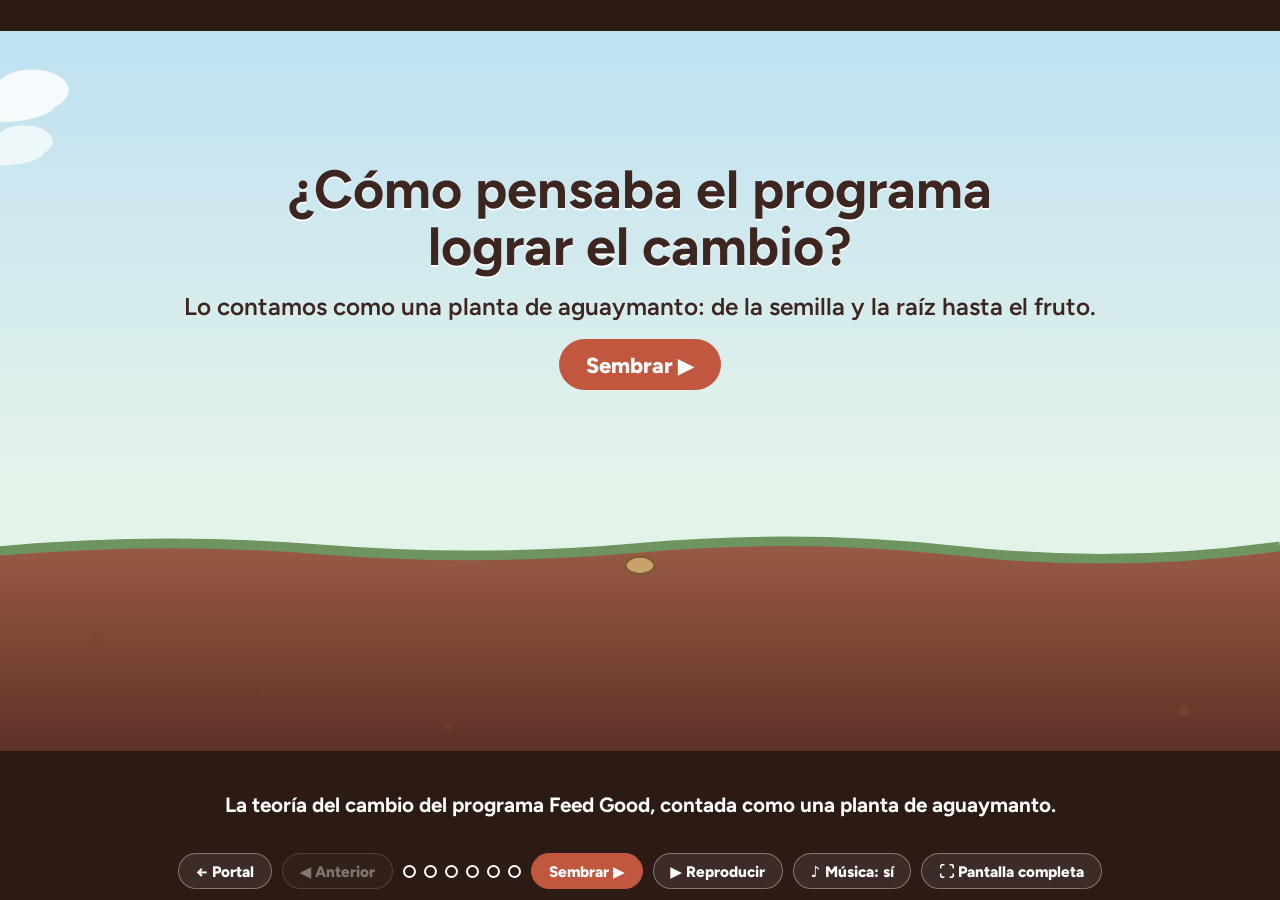
<file: herramientas/teoria-del-cambio.html>
<!doctype html>
<html lang="es">
<head>
<meta charset="utf-8">
<meta name="robots" content="noindex, nofollow">
<meta name="viewport" content="width=device-width,initial-scale=1,viewport-fit=cover">
<title>H23 · La teoría del cambio en sencillo · Taller Feed Good</title>
<link rel="icon" href="../trabajemos-juntos/img/administrador-icono.jpg">
<link rel="preconnect" href="https://fonts.googleapis.com">
<link rel="stylesheet" href="https://fonts.googleapis.com/css2?family=Figtree:wght@400;600;700;800;900&display=swap">
<style>
:root{
  --ink:#3D2520;--muted:#6b5e5a;--rai:#8C4A3E;--rai-l:#F3E5E1;
  --nar:#E07B39;--azu:#4F6F99;--ver:#4F8F3C;--sol:#D99A1E;--flor:#C98A00;--tom:#E8780F;
}
*{box-sizing:border-box}
html,body{margin:0;height:100%;font-family:Figtree,system-ui,Arial,sans-serif;color:var(--ink);background:#2c1a14;overflow:hidden}
button{font:inherit;cursor:pointer}
.app{height:100vh;display:flex;flex-direction:column}

/* escenario 16:9 que siempre cabe en la pantalla */
.wrap{flex:1;min-height:0;container-type:size;display:flex;align-items:center;justify-content:center}
.scene{position:relative;width:min(100cqw,177.78cqh);aspect-ratio:16/9;container-type:inline-size;overflow:hidden;cursor:pointer;
  background:linear-gradient(180deg,#BFE1F2 0%,#E4F3EA 62%,#E4F3EA 72%);transition:background 1.6s ease}
.scene svg.art{position:absolute;inset:0;width:100%;height:100%}
body[data-step="4"] .scene,body[data-step="5"] .scene,body[data-step="6"] .scene{background:linear-gradient(180deg,#FFD889 0%,#FFF0C9 50%,#F3F6E4 72%)}

/* animaciones de la planta (SVG) */
.sway{transform-box:view-box;transform-origin:800px 650px;animation:sway 6s ease-in-out infinite}
@keyframes sway{0%,100%{transform:rotate(-1.3deg)}50%{transform:rotate(1.3deg)}}
.draw{stroke-dasharray:1;stroke-dashoffset:1;transition:stroke-dashoffset 1.8s ease}
.grow .draw.stem,.roots-on .draw.root{stroke-dashoffset:0}
.roots-on .draw.root:nth-of-type(2){transition-delay:.15s}.roots-on .draw.root:nth-of-type(3){transition-delay:.3s}
.roots-on .draw.root:nth-of-type(4){transition-delay:.45s}.roots-on .draw.root:nth-of-type(5){transition-delay:.6s}
.leaf{transform-box:fill-box;transform:scale(0);transition:transform .9s cubic-bezier(.3,1.5,.5,1)}
.leaf.l{transform-origin:right center}.leaf.r{transform-origin:left center}
.grow .leaf{transform:scale(1)}
.flutter{transform-box:fill-box;animation:flutter 3.2s ease-in-out infinite}
.flutter.l{transform-origin:right center}.flutter.r{transform-origin:left center;animation-name:flutterR}
@keyframes flutter{0%,100%{transform:rotate(0)}50%{transform:rotate(-5deg)}}
@keyframes flutterR{0%,100%{transform:rotate(0)}50%{transform:rotate(5deg)}}
.bloom{transform-box:fill-box;transform-origin:center;transform:scale(0) rotate(-120deg);transition:transform 1.2s cubic-bezier(.3,1.6,.5,1)}
.bloom-on .bloom{transform:scale(1) rotate(0)}
.fruit{transform-box:fill-box;transform-origin:center top;transform:scale(0);transition:transform 1.1s cubic-bezier(.3,1.5,.5,1)}
.fruit .skin{fill:#9CCC65;transition:fill 2.2s ease 1s}
.fruit .husk{fill:#8BC34A;stroke:#5E8F2E;transition:fill 2.4s ease 1s,stroke 2.4s ease 1s}
.fruit-on .fruit{transform:scale(1)}.fruit-on .fruit .skin{fill:#F7931E}.fruit-on .fruit .husk{fill:#E3C27A;stroke:#B08A3E}
/* brotes que no sembramos: cambios no previstos */
.sprout{transform-box:fill-box;transform-origin:center bottom;transform:scale(0);transition:transform .9s cubic-bezier(.3,1.6,.5,1)}
.extra-on .sprout{transform:scale(1)}
.sun{transform-box:view-box;transform:translateY(640px);transition:transform 2s cubic-bezier(.2,.8,.2,1)}
.fruit-on .sun{transform:none}
.rays{transform-box:fill-box;transform-origin:center;animation:spin 30s linear infinite}
@keyframes spin{to{transform:rotate(360deg)}}
.cloud{animation:drift 60s linear infinite}.cloud.c2{animation-duration:85s;animation-delay:-40s}
@keyframes drift{from{transform:translateX(-300px)}to{transform:translateX(1900px)}}
.rain{opacity:0;transition:opacity .6s}.rain-on .rain{opacity:1}
.rain line{animation:fall 1.1s linear infinite}
@keyframes fall{from{transform:translateY(-60px);opacity:0}20%{opacity:.9}to{transform:translateY(160px);opacity:0}}
.sap{opacity:0;transition:opacity .6s}.grow .sap{opacity:1}
.bee{opacity:0;transition:opacity .8s}.bloom-on .bee{opacity:1}
.bee .wing{transform-box:fill-box;transform-origin:bottom center;animation:buzz .12s linear infinite alternate}
@keyframes buzz{to{transform:scaleY(.4)}}
.seed{transition:opacity .6s}.roots-on .seed{opacity:0}
.link{stroke-dasharray:6 8;animation:dash 1.2s linear infinite;opacity:0;transition:opacity .6s}
@keyframes dash{to{stroke-dashoffset:-14}}

/* tarjetas de texto */
.card{position:absolute;background:#fff;border-radius:1.1cqw;padding:.75cqw 1cqw;border-left:.55cqw solid;box-shadow:0 .5cqw 1.6cqw -.6cqw rgba(61,37,32,.45);
  opacity:0;transform:translateY(1.4cqw) scale(.94);transition:opacity .7s ease,transform .8s cubic-bezier(.2,.9,.3,1.25),filter .6s}
.card.on{opacity:1;transform:none}
.card .ey{display:block;font-weight:900;font-size:1.1cqw;letter-spacing:.01em;margin-bottom:.2cqw}
.card p{margin:0;font-size:1.32cqw;line-height:1.28;font-weight:600}
.card.focus{box-shadow:0 0 0 .35cqw #fff,0 0 0 .7cqw var(--c),0 1cqw 2.6cqw -.6cqw rgba(61,37,32,.55)}
.card.on.dim{filter:saturate(.4);opacity:.75}
.chip{position:absolute;width:16cqw;text-align:center;background:var(--rai-l);color:var(--rai);border-radius:99px;font-weight:800;font-size:1.2cqw;padding:.55cqw .4cqw;
  box-shadow:0 .3cqw .8cqw -.3cqw rgba(0,0,0,.4);opacity:0;transform:translateY(1.2cqw);transition:opacity .45s,transform .55s cubic-bezier(.3,1.6,.5,1)}
.chip.on{opacity:1;transform:none}
.soil-t{position:absolute;left:2.5cqw;top:73.5%;color:#FFE9DF;font-weight:900;font-size:1.55cqw;opacity:0;transition:opacity .6s}
.soil-t small{display:block;font-weight:600;font-size:1.05cqw;opacity:.9}
.soil-t.on{opacity:1}

/* portada */
.intro{position:absolute;inset:0;display:flex;flex-direction:column;align-items:center;justify-content:center;text-align:center;gap:1.4cqw;padding:0 10cqw 18cqw;
  transition:opacity .8s,visibility .8s}
.intro h2{font-size:4.2cqw;margin:0;line-height:1.05;text-shadow:0 2px 0 #fff}
.intro p{font-size:1.9cqw;margin:0;max-width:60ch;font-weight:600}
.intro .go{font-size:1.7cqw;padding:.9cqw 2cqw}
body:not([data-step="0"]) .intro{opacity:0;visibility:hidden}

/* mensaje de cierre */
.outro{position:absolute;left:50%;top:46%;width:56%;transform:translate(-50%,-50%) scale(.92);background:rgba(255,255,255,.95);border-radius:1.6cqw;
  padding:2.2cqw 2.8cqw;text-align:center;box-shadow:0 1.2cqw 3cqw -1cqw rgba(61,37,32,.55);border-top:.6cqw solid var(--tom);
  opacity:0;visibility:hidden;transition:opacity .9s ease,transform 1s cubic-bezier(.2,.9,.3,1.2),visibility .9s}
.outro .ey{display:block;font-weight:900;font-size:1.35cqw;letter-spacing:.01em;color:var(--rai);margin-bottom:.8cqw}
.outro p{margin:0;font-size:2.5cqw;line-height:1.25;font-weight:800}
.outro p b{color:var(--tom)}
body[data-step="6"] .outro{opacity:1;visibility:visible;transform:translate(-50%,-50%)}
body[data-step="6"] .card.on,body[data-step="6"] .chip.on,body[data-step="6"] .soil-t.on{opacity:.28}

/* barra inferior */
.bar{flex:none;background:#2c1a14;color:#fff;padding:1vh 2vw 1.2vh;display:flex;flex-direction:column;gap:.8vh;align-items:center}
.narr{font-size:clamp(14px,2.3vh,26px);font-weight:700;text-align:center;min-height:2.6em;line-height:1.3;max-width:1200px}
.narr q{quotes:"«" "»";color:#FFD27A}
.ctrl{display:flex;gap:10px;align-items:center;flex-wrap:wrap;justify-content:center}
.btn{border:1px solid rgba(255,255,255,.35);background:rgba(255,255,255,.08);color:#fff;border-radius:99px;padding:.5em 1.1em;font-weight:800;font-size:clamp(12px,1.7vh,18px);text-decoration:none;display:inline-flex;gap:.4em;align-items:center}
.btn.pri{background:#C0573E;border-color:#C0573E}
.btn:disabled{opacity:.4}
.btn:focus-visible{outline:3px solid #FFD27A;outline-offset:2px}
.dots{display:flex;gap:8px}
.dots button{width:13px;height:13px;border-radius:50%;border:2px solid #fff;background:transparent;padding:0}
.dots button.on{background:#FFD27A;border-color:#FFD27A}
@media (prefers-reduced-motion:reduce){*{animation:none!important;transition-duration:.01s!important;transition-delay:0s!important}}
</style>
</head>
<body data-step="0">
<div class="app">
<div class="wrap"><div class="scene" id="scene">
<svg class="art" viewBox="0 0 1600 900" aria-hidden="true">
  <defs>
    <linearGradient id="soilG" x1="0" y1="0" x2="0" y2="1"><stop offset="0" stop-color="#9A5B45"/><stop offset="1" stop-color="#5E3126"/></linearGradient>
    <radialGradient id="sunG"><stop offset="0" stop-color="#FFF1A8"/><stop offset=".7" stop-color="#F5B53C"/><stop offset="1" stop-color="#F09A22"/></radialGradient>
    <radialGradient id="tomG" cx=".35" cy=".35"><stop offset="0" stop-color="#fff" stop-opacity=".55"/><stop offset=".35" stop-color="#fff" stop-opacity="0"/></radialGradient>
    <path id="stemPath" d="M800 650 C 788 560, 814 470, 798 380 S 806 240, 800 150"/>
    <g id="leafShape"><path d="M0 0 C 45 -52, 150 -58, 210 0 C 150 50, 45 50, 0 0Z"/><path d="M8 0 H 196" stroke="#2E6B26" stroke-width="3" fill="none"/>
      <path d="M60 0 L 90 -22 M110 0 L 140 -20 M60 0 L 90 22 M110 0 L 140 20" stroke="#2E6B26" stroke-width="2" fill="none"/></g>
  </defs>

  <!-- nubes -->
  <g class="cloud" opacity=".85"><ellipse cx="0" cy="90" rx="70" ry="24" fill="#fff"/><ellipse cx="40" cy="74" rx="46" ry="26" fill="#fff"/><ellipse cx="-38" cy="80" rx="34" ry="20" fill="#fff"/></g>
  <g class="cloud c2" opacity=".7"><ellipse cx="0" cy="150" rx="56" ry="18" fill="#fff"/><ellipse cx="30" cy="138" rx="36" ry="20" fill="#fff"/></g>

  <!-- sol -->
  <g class="sun"><g class="rays"><g stroke="#F5B53C" stroke-width="7" stroke-linecap="round">
      <path d="M1060 20 V0"/><path d="M1060 200 V180"/><path d="M970 110 H950"/><path d="M1170 110 H1150"/>
      <path d="M997 47 L983 33"/><path d="M1123 173 L1137 187"/><path d="M997 173 L983 187"/><path d="M1123 47 L1137 33"/></g></g>
    <circle cx="1060" cy="110" r="62" fill="url(#sunG)"/></g>

  <!-- lluvia -->
  <g class="rain" stroke="#5FA8D3" stroke-width="3" stroke-linecap="round">
    <line x1="700" y1="200" x2="694" y2="222"/><line x1="760" y1="160" x2="754" y2="182" style="animation-delay:.3s"/><line x1="850" y1="190" x2="844" y2="212" style="animation-delay:.6s"/>
    <line x1="900" y1="150" x2="894" y2="172" style="animation-delay:.15s"/><line x1="640" y1="170" x2="634" y2="192" style="animation-delay:.8s"/><line x1="960" y1="210" x2="954" y2="232" style="animation-delay:.45s"/></g>

  <!-- suelo -->
  <path d="M0 650 Q 200 632 400 648 T 800 646 T 1200 650 T 1600 644 V900 H0Z" fill="url(#soilG)"/>
  <path d="M0 650 Q 200 632 400 648 T 800 646 T 1200 650 T 1600 644" fill="none" stroke="#6E9460" stroke-width="12"/>
  <g fill="#7A4535" opacity=".55"><circle cx="120" cy="760" r="6"/><circle cx="330" cy="820" r="4"/><circle cx="1290" cy="790" r="5"/><circle cx="1480" cy="850" r="7"/><circle cx="560" cy="870" r="4"/></g>

  <!-- semilla -->
  <ellipse class="seed" cx="800" cy="668" rx="18" ry="11" fill="#C9A26B" stroke="#7A5A33" stroke-width="3"/>

  <!-- raíces -->
  <g fill="none" stroke="#E8C9A8" stroke-width="7" stroke-linecap="round">
    <path class="draw root" pathLength="1" d="M800 650 C 800 700, 798 760, 802 860"/>
    <path class="draw root" pathLength="1" d="M800 670 C 760 700, 700 720, 620 790"/>
    <path class="draw root" pathLength="1" d="M800 670 C 840 700, 900 720, 980 790"/>
    <path class="draw root" pathLength="1" d="M801 720 C 770 760, 730 800, 700 860"/>
    <path class="draw root" pathLength="1" d="M801 720 C 830 760, 870 800, 900 860"/>
  </g>

  <!-- planta de aguaymanto -->
  <g class="sway">
    <path class="draw stem" pathLength="1" d="M800 650 C 788 560, 814 470, 798 380 S 806 240, 800 150" fill="none" stroke="#3F7A2E" stroke-width="18" stroke-linecap="round"/>
    <!-- hojas: abajo (chacra y mercado), al medio (autoridades y leyes), arriba (gente, mujeres y jóvenes) -->
    <g class="leaf l" style="transition-delay:.9s"><g class="flutter l"><use href="#leafShape" transform="translate(796 560) scale(-1 1)" fill="#5E9B4A"/></g></g>
    <g class="leaf r" style="transition-delay:1.1s"><g class="flutter r" style="animation-delay:-1s"><use href="#leafShape" transform="translate(804 545)" fill="#5E9B4A"/></g></g>
    <g class="leaf l" style="transition-delay:1.4s"><g class="flutter l" style="animation-delay:-.6s"><use href="#leafShape" transform="translate(800 450) scale(-.92 .92)" fill="#68A852"/></g></g>
    <g class="leaf r" style="transition-delay:1.6s"><g class="flutter r" style="animation-delay:-1.8s"><use href="#leafShape" transform="translate(804 432) scale(.92)" fill="#68A852"/></g></g>
    <g class="leaf l" style="transition-delay:1.9s"><g class="flutter l" style="animation-delay:-1.3s"><use href="#leafShape" transform="translate(800 335) scale(-.82 .82)" fill="#74B45C"/></g></g>
    <g class="leaf r" style="transition-delay:2.1s"><g class="flutter r" style="animation-delay:-.3s"><use href="#leafShape" transform="translate(802 318) scale(.82)" fill="#74B45C"/></g></g>
    <!-- flores amarillas de aguaymanto, con el centro oscuro -->
    <g class="bloom"><g fill="#FFD43B" stroke="#E0A800" stroke-width="2">
      <path d="M800 150 l-8 -26 l8 6 l8 -6Z"/><path d="M800 150 l24 -12 l-6 8 l8 6Z"/><path d="M800 150 l16 22 l-9 -3 l-6 9Z"/><path d="M800 150 l-16 22 l2 -10 l-10 -4Z"/><path d="M800 150 l-25 -10 l10 -1 l3 -9Z"/></g>
      <circle cx="800" cy="150" r="8" fill="#5B3A29"/><circle cx="800" cy="150" r="3" fill="#C98A00"/></g>
    <g class="bloom" style="transition-delay:.25s"><path d="M806 205 Q 830 196 846 197" stroke="#3F7A2E" stroke-width="5" fill="none"/><g fill="#FFD43B" stroke="#E0A800" stroke-width="2">
      <path d="M852 196 l-7 -22 l7 5 l7 -5Z"/><path d="M852 196 l21 -10 l-5 7 l7 5Z"/><path d="M852 196 l14 19 l-8 -3 l-5 8Z"/><path d="M852 196 l-14 19 l2 -9 l-9 -3Z"/><path d="M852 196 l-21 -9 l9 -1 l2 -8Z"/></g>
      <circle cx="852" cy="196" r="7" fill="#5B3A29"/><circle cx="852" cy="196" r="2.5" fill="#C98A00"/></g>
    <!-- aguaymantos: baya naranja dentro de su capuchón (cáliz) como farolito -->
    <g class="fruit"><path d="M792 236 Q 770 234 754 250" stroke="#3F7A2E" stroke-width="5" fill="none"/>
      <g class="husk" stroke-width="2.5" stroke-linejoin="round"><path d="M752 254 C 728 250, 712 236, 706 214 C 724 222, 740 236, 752 254Z"/><path d="M752 254 C 776 250, 792 236, 798 214 C 780 222, 764 236, 752 254Z"/>
        <path d="M752 254 C 740 236, 742 214, 752 198 C 762 214, 764 236, 752 254Z"/></g>
      <circle class="skin" cx="752" cy="278" r="25"/><circle cx="752" cy="278" r="25" fill="url(#tomG)"/></g>
    <g class="fruit" style="transition-delay:.3s"><path d="M806 262 Q 836 252 862 262" stroke="#3F7A2E" stroke-width="5" fill="none"/>
      <g class="husk" stroke-width="2.5"><path d="M862 262 C 906 278, 902 330, 862 352 C 822 330, 818 278, 862 262Z"/>
        <path d="M862 264 C 878 290, 878 326, 862 350 M862 264 C 846 290, 846 326, 862 350" fill="none"/></g></g>
    <g class="fruit" style="transition-delay:.6s"><path d="M806 206 Q 812 212 812 220" stroke="#3F7A2E" stroke-width="4" fill="none"/>
      <g class="husk" stroke-width="2"><path d="M812 220 C 840 230, 838 266, 812 280 C 786 266, 784 230, 812 220Z"/>
        <path d="M812 222 C 822 238, 822 262, 812 278 M812 222 C 802 238, 802 262, 812 278" fill="none"/></g></g>
    <!-- savia que sube -->
    <g class="sap" fill="#C8F07A">
      <circle r="6"><animateMotion dur="3s" repeatCount="indefinite"><mpath href="#stemPath"/></animateMotion></circle>
      <circle r="5"><animateMotion dur="3s" begin="1s" repeatCount="indefinite"><mpath href="#stemPath"/></animateMotion></circle>
      <circle r="6"><animateMotion dur="3s" begin="2s" repeatCount="indefinite"><mpath href="#stemPath"/></animateMotion></circle>
    </g>
  </g>

  <!-- brotes que no sembramos: cambios no previstos -->
  <g>
    <g class="sprout" style="transition-delay:0.00s"><path d="M150 646 C 148 632, 152 620, 150 608" stroke="#3F7A2E" stroke-width="4" fill="none"/><path d="M150 632 C 136 622, 128 628, 126 634 C 136 638, 144 636, 150 632Z" fill="#6DAA55"/><path d="M150 626 C 164 616, 172 622, 174 628 C 164 632, 156 630, 150 626Z" fill="#6DAA55"/><g fill="#B07CC6" stroke="rgba(0,0,0,.18)" stroke-width="1"><circle cx="150" cy="598" r="7"/><circle cx="159" cy="606" r="7"/><circle cx="141" cy="606" r="7"/><circle cx="156" cy="616" r="7"/><circle cx="144" cy="616" r="7"/></g><circle cx="150" cy="607" r="5" fill="#F5C518"/></g>
    <g class="sprout" style="transition-delay:0.15s"><path d="M300 646 C 298 632, 302 620, 300 608" stroke="#3F7A2E" stroke-width="4" fill="none"/><path d="M300 632 C 286 622, 278 628, 276 634 C 286 638, 294 636, 300 632Z" fill="#6DAA55"/><path d="M300 626 C 314 616, 322 622, 324 628 C 314 632, 306 630, 300 626Z" fill="#6DAA55"/><g fill="#fff" stroke="rgba(0,0,0,.18)" stroke-width="1"><circle cx="300" cy="598" r="7"/><circle cx="309" cy="606" r="7"/><circle cx="291" cy="606" r="7"/><circle cx="306" cy="616" r="7"/><circle cx="294" cy="616" r="7"/></g><circle cx="300" cy="607" r="5" fill="#F5C518"/></g>
    <g class="sprout" style="transition-delay:0.30s"><path d="M455 646 C 453 632, 457 620, 455 608" stroke="#3F7A2E" stroke-width="4" fill="none"/><path d="M455 632 C 441 622, 433 628, 431 634 C 441 638, 449 636, 455 632Z" fill="#6DAA55"/><path d="M455 626 C 469 616, 477 622, 479 628 C 469 632, 461 630, 455 626Z" fill="#6DAA55"/><g fill="#F06292" stroke="rgba(0,0,0,.18)" stroke-width="1"><circle cx="455" cy="598" r="7"/><circle cx="464" cy="606" r="7"/><circle cx="446" cy="606" r="7"/><circle cx="461" cy="616" r="7"/><circle cx="449" cy="616" r="7"/></g><circle cx="455" cy="607" r="5" fill="#F5C518"/></g>
    <g class="sprout" style="transition-delay:0.45s"><path d="M640 646 C 638 632, 642 620, 640 608" stroke="#3F7A2E" stroke-width="4" fill="none"/><path d="M640 632 C 626 622, 618 628, 616 634 C 626 638, 634 636, 640 632Z" fill="#6DAA55"/><path d="M640 626 C 654 616, 662 622, 664 628 C 654 632, 646 630, 640 626Z" fill="#6DAA55"/><g fill="#5C9BD5" stroke="rgba(0,0,0,.18)" stroke-width="1"><circle cx="640" cy="598" r="7"/><circle cx="649" cy="606" r="7"/><circle cx="631" cy="606" r="7"/><circle cx="646" cy="616" r="7"/><circle cx="634" cy="616" r="7"/></g><circle cx="640" cy="607" r="5" fill="#F5C518"/></g>
    <g class="sprout" style="transition-delay:0.60s"><path d="M965 646 C 963 632, 967 620, 965 608" stroke="#3F7A2E" stroke-width="4" fill="none"/><path d="M965 632 C 951 622, 943 628, 941 634 C 951 638, 959 636, 965 632Z" fill="#6DAA55"/><path d="M965 626 C 979 616, 987 622, 989 628 C 979 632, 971 630, 965 626Z" fill="#6DAA55"/><g fill="#F06292" stroke="rgba(0,0,0,.18)" stroke-width="1"><circle cx="965" cy="598" r="7"/><circle cx="974" cy="606" r="7"/><circle cx="956" cy="606" r="7"/><circle cx="971" cy="616" r="7"/><circle cx="959" cy="616" r="7"/></g><circle cx="965" cy="607" r="5" fill="#F5C518"/></g>
    <g class="sprout" style="transition-delay:0.75s"><path d="M1145 646 C 1143 632, 1147 620, 1145 608" stroke="#3F7A2E" stroke-width="4" fill="none"/><path d="M1145 632 C 1131 622, 1123 628, 1121 634 C 1131 638, 1139 636, 1145 632Z" fill="#6DAA55"/><path d="M1145 626 C 1159 616, 1167 622, 1169 628 C 1159 632, 1151 630, 1145 626Z" fill="#6DAA55"/><g fill="#B07CC6" stroke="rgba(0,0,0,.18)" stroke-width="1"><circle cx="1145" cy="598" r="7"/><circle cx="1154" cy="606" r="7"/><circle cx="1136" cy="606" r="7"/><circle cx="1151" cy="616" r="7"/><circle cx="1139" cy="616" r="7"/></g><circle cx="1145" cy="607" r="5" fill="#F5C518"/></g>
    <g class="sprout" style="transition-delay:0.90s"><path d="M1300 646 C 1298 632, 1302 620, 1300 608" stroke="#3F7A2E" stroke-width="4" fill="none"/><path d="M1300 632 C 1286 622, 1278 628, 1276 634 C 1286 638, 1294 636, 1300 632Z" fill="#6DAA55"/><path d="M1300 626 C 1314 616, 1322 622, 1324 628 C 1314 632, 1306 630, 1300 626Z" fill="#6DAA55"/><g fill="#5C9BD5" stroke="rgba(0,0,0,.18)" stroke-width="1"><circle cx="1300" cy="598" r="7"/><circle cx="1309" cy="606" r="7"/><circle cx="1291" cy="606" r="7"/><circle cx="1306" cy="616" r="7"/><circle cx="1294" cy="616" r="7"/></g><circle cx="1300" cy="607" r="5" fill="#F5C518"/></g>
    <g class="sprout" style="transition-delay:1.05s"><path d="M1455 646 C 1453 632, 1457 620, 1455 608" stroke="#3F7A2E" stroke-width="4" fill="none"/><path d="M1455 632 C 1441 622, 1433 628, 1431 634 C 1441 638, 1449 636, 1455 632Z" fill="#6DAA55"/><path d="M1455 626 C 1469 616, 1477 622, 1479 628 C 1469 632, 1461 630, 1455 626Z" fill="#6DAA55"/><g fill="#fff" stroke="rgba(0,0,0,.18)" stroke-width="1"><circle cx="1455" cy="598" r="7"/><circle cx="1464" cy="606" r="7"/><circle cx="1446" cy="606" r="7"/><circle cx="1461" cy="616" r="7"/><circle cx="1449" cy="616" r="7"/></g><circle cx="1455" cy="607" r="5" fill="#F5C518"/></g>
  </g>

  <!-- abeja -->
  <g class="bee"><g>
    <animateMotion dur="7s" repeatCount="indefinite" path="M900 120 C 980 60, 1000 220, 880 210 S 700 120, 760 90 S 860 160, 900 120"/>
    <ellipse class="wing" cx="-2" cy="-12" rx="7" ry="10" fill="#E8F4FF" opacity=".9"/>
    <ellipse cx="0" cy="0" rx="15" ry="10" fill="#F5C518"/><path d="M-5 -9 V9 M3 -9 V9" stroke="#3D2520" stroke-width="4"/><circle cx="14" cy="-1" r="5" fill="#3D2520"/></g></g>

  <!-- conectores de hojas, flor y fruto a sus tarjetas -->
  <g stroke-width="3" fill="none">
    <path class="link" data-s="2" stroke="#E07B39" d="M592 560 H 512"/>
    <path class="link" data-s="2" stroke="#E07B39" d="M1010 545 H 1088"/>
    <path class="link" data-s="2" stroke="#4F6F99" d="M610 450 H 512"/>
    <path class="link" data-s="2" stroke="#4F6F99" d="M995 432 H 1088"/>
    <path class="link" data-s="2" stroke="#4F8F3C" d="M630 335 H 512"/>
    <path class="link" data-s="2" stroke="#4F8F3C" d="M975 318 H 1088"/>
    <path class="link" data-s="3" stroke="#C98A00" d="M872 190 C 960 170, 1020 150, 1088 120"/>
    <path class="link" data-s="4" stroke="#E8780F" d="M724 282 C 640 250, 580 200, 512 140"/>
  </g>
</svg>

<!-- tarjetas -->
<div class="card" data-s="4" style="--c:var(--tom);border-color:var(--tom);left:2.5%;top:5%;width:29.5%">
  <span class="ey" style="color:var(--tom)">El fruto · el gran sueño</span>
  <p>Las familias productoras, sobre todo las mujeres y los jóvenes, <b style="color:var(--tom)">viven mejor</b>: comen sano, ganan más, trabajan con menos carga y cuidan su tierra, su agua y su ambiente.</p></div>
<div class="card" data-s="3" style="--c:var(--flor);border-color:var(--flor);left:68%;top:5%;width:29.5%">
  <span class="ey" style="color:var(--flor)">La flor · lo que buscábamos lograr juntos</span>
  <p>Productores, organizaciones, autoridades y vecinos <b>se comprometen más</b> a producir, vender y comer de forma sana, y a cuidar el ambiente.</p></div>

<div class="card leafc" data-s="2" style="--c:var(--ver);border-color:var(--ver);left:2.5%;top:31%;width:29.5%">
  <span class="ey" style="color:var(--ver)">Una hoja · con la gente</span><p>La población conoce, se compromete y prefiere alimentos sanos y locales.</p></div>
<div class="card leafc" data-s="2" style="--c:var(--ver);border-color:var(--ver);left:68%;top:29%;width:29.5%">
  <span class="ey" style="color:var(--ver)">Una hoja · con las mujeres y los jóvenes</span><p>Las mujeres y los jóvenes participan y deciden en la familia, la organización y la comunidad.</p></div>
<div class="card leafc" data-s="2" style="--c:var(--azu);border-color:var(--azu);left:2.5%;top:44%;width:29.5%">
  <span class="ey" style="color:var(--azu)">Una hoja · con las autoridades</span><p>Autoridades y organizaciones del territorio deciden juntas sobre la alimentación.</p></div>
<div class="card leafc" data-s="2" style="--c:var(--azu);border-color:var(--azu);left:68%;top:42.5%;width:29.5%">
  <span class="ey" style="color:var(--azu)">Una hoja · con las leyes</span><p>Leyes y políticas que defienden los derechos de los campesinos.</p></div>
<div class="card leafc" data-s="2" style="--c:var(--nar);border-color:var(--nar);left:2.5%;top:56.5%;width:29.5%">
  <span class="ey" style="color:var(--nar)">Una hoja · en la chacra</span><p>Producimos con agroecología y cuidamos el suelo, el agua y los árboles.</p></div>
<div class="card leafc" data-s="2" style="--c:var(--nar);border-color:var(--nar);left:68%;top:55.5%;width:29.5%">
  <span class="ey" style="color:var(--nar)">Una hoja · en el mercado</span><p>Acopiamos, guardamos, transformamos y vendemos de forma justa.</p></div>

<div class="card" data-s="5" style="--c:#9C5FB5;border-color:#9C5FB5;left:38.2%;top:74.5%;width:25.6%;padding:.6cqw .9cqw">
  <span class="ey" style="color:#9C5FB5">Brotes que no sembramos · no previstos</span>
  <p style="font-size:1.2cqw">Pueden aparecer cambios que el programa no se propuso: otros hábitos de consumo, más asociatividad, más ingresos por la diversidad de productos… <b>También son bienvenidos.</b></p></div>

<div class="soil-t" data-s="1">La raíz · lo que hace el programa con sus socios<small>Sin raíz, nada crece</small></div>
<div class="chip" data-s="1" style="left:2.5%;top:84%">Capacitar</div>
<div class="chip" data-s="1" style="left:19.5%;top:84%">Financiar</div>
<div class="chip" data-s="1" style="left:2.5%;top:91.5%">Invertir en equipos</div>
<div class="chip" data-s="1" style="left:19.5%;top:91.5%">Organizar y concertar</div>
<div class="chip" data-s="1" style="left:64.5%;top:77%">Informar y sensibilizar</div>
<div class="chip" data-s="1" style="left:81.5%;top:77%">Investigar e innovar</div>
<div class="chip" data-s="1" style="left:64.5%;top:84.5%">Defender derechos</div>
<div class="chip" data-s="1" style="left:81.5%;top:84.5%">Hacer alianzas</div>

<div class="intro">
  <h2>¿Cómo pensaba el programa<br>lograr el cambio?</h2>
  <p>Lo contamos como una planta de aguaymanto: de la semilla y la raíz hasta el fruto.</p>
  <button class="btn pri go" data-go="1">Sembrar ▶</button>
</div>
<div class="outro" aria-hidden="true">
  <span class="ey">Para cerrar</span>
  <p>«Esto es lo que nos propusimos. Ahora miramos juntos <b>qué cambió de verdad</b>, también lo que no estaba en la planta».</p>
</div>
</div></div>

<div class="bar">
  <div class="narr" id="narr" aria-live="polite"></div>
  <div class="ctrl">
    <a class="btn" id="volverPortal" href="../index.html#/herramientas/H23">← Portal</a>
    <script>(function () { const d = new URLSearchParams(location.search).get("desde"); if (d && /^[HD]\d{1,2}$/.test(d)) document.getElementById("volverPortal").href = "../index.html#/herramientas/" + d; })();</script>
    <button class="btn" id="prev">◀ Anterior</button>
    <div class="dots" id="dots"></div>
    <button class="btn pri" id="next">Siguiente ▶</button>
    <button class="btn" id="play">▶ Reproducir</button>
    <button class="btn" id="mus" title="Música andina de fondo (M)" aria-pressed="true">♪ Música: sí</button>
    <button class="btn" id="fs" title="Pantalla completa (F)">⛶ Pantalla completa</button>
  </div>
</div>
</div>

<script src="../assets/huayno.js?v=20261112g"></script>
<script>
(function () {
  const $ = s => document.querySelector(s), $$ = s => [...document.querySelectorAll(s)];
  const NARR = [
    "La teoría del cambio del programa Feed Good, contada como una planta de aguaymanto.",
    "<b>La raíz</b> es lo que hace el programa con sus socios: capacitar, financiar, organizar, informar… Con agua y cuidado, la semilla echa raíces.",
    "<b>Las hojas</b> son los seis cambios que buscamos: en la chacra y en el mercado, con las autoridades y las leyes, con la gente y con las mujeres y los jóvenes.",
    "<b>La flor</b> es lo que buscábamos lograr juntos: que todos se comprometan más a producir, vender y comer sano, cuidando el ambiente.",
    "<b>El fruto</b> es el gran sueño: que las familias productoras, sobre todo las mujeres y los jóvenes, vivan mejor.",
    "<b>Brotes que no sembramos</b>: también pueden aparecer cambios que el programa no se propuso, como otros hábitos de consumo, más asociatividad o mejores ingresos con más diversidad de productos. Son <b>cambios no previstos</b> y son igualmente bienvenidos.",
    "Esto es lo que nos propusimos. Ahora conversemos: <q>¿Qué cambió de verdad en nuestra chacra, nuestra organización o nuestra comunidad? ¿Y qué cambió que no estaba en la planta?</q>"
  ];
  const MAX = NARR.length - 1, sc = $("#scene");
  let step = 0, timer = null;
  $("#dots").innerHTML = NARR.slice(1).map((_, i) => `<button aria-label="Paso ${i + 1}" data-go="${i + 1}"></button>`).join("");

  function go(n) {
    step = Math.max(0, Math.min(MAX, n));
    document.body.dataset.step = step;
    sc.classList.toggle("roots-on", step >= 1);
    sc.classList.toggle("rain-on", step === 1 || step === 2);
    sc.classList.toggle("grow", step >= 2);
    sc.classList.toggle("bloom-on", step >= 3);
    sc.classList.toggle("fruit-on", step >= 4);
    sc.classList.toggle("extra-on", step >= 5);
    $$("[data-s]").forEach(el => {
      const s = +el.dataset.s, on = step >= s;
      el.classList.toggle("on", on);
      if (el.classList.contains("link")) el.style.opacity = on ? 1 : 0;
      if (el.classList.contains("card")) {
        el.classList.toggle("focus", on && s === step && step < MAX);
        el.classList.toggle("dim", on && s < step && step < MAX);
      }
    });
    // las tarjetas de las hojas y las raíces aparecen una tras otra, al ritmo de la planta
    $$(".leafc").forEach((c, i) => c.style.transitionDelay = step === 2 ? (1 + i * .25) + "s" : "0s");
    $$(".chip").forEach((c, i) => c.style.transitionDelay = step === 1 ? (.6 + i * .12) + "s" : "0s");
    $("#narr").innerHTML = NARR[step];
    $$("#dots button").forEach((b, i) => b.classList.toggle("on", i + 1 === step));
    $("#prev").disabled = step <= 0;
    $("#next").textContent = step >= MAX ? "↺ Volver a empezar" : step === 0 ? "Sembrar ▶" : "Siguiente ▶";
  }
  // música de fondo: huayno instrumental; arranca con el primer toque (los navegadores no permiten sonido antes)
  let musOn = true; try { musOn = localStorage.getItem("fg-h23-musica") !== "no"; } catch (e) { }
  const paintMus = () => { $("#mus").textContent = musOn ? "♪ Música: sí" : "♪ Música: no"; $("#mus").setAttribute("aria-pressed", musOn); };
  function toggleMus() {
    musOn = !musOn; try { localStorage.setItem("fg-h23-musica", musOn ? "si" : "no"); } catch (e) { }
    musOn ? Huayno.start() : Huayno.stop(); paintMus();
  }
  const wake = () => { if (musOn && window.Huayno && !Huayno.playing) Huayno.start(); };
  document.addEventListener("pointerdown", e => { if (!e.target.closest("#mus")) wake(); });
  document.addEventListener("keydown", e => { if (e.key !== "m" && e.key !== "M") wake(); });
  paintMus();
  const next = () => go(step >= MAX ? 0 : step + 1);
  function play() {
    if (timer) { clearInterval(timer); timer = null; $("#play").textContent = "▶ Reproducir"; return; }
    if (step >= MAX) go(0);
    $("#play").textContent = "❚❚ Pausa"; next();
    timer = setInterval(() => { if (step >= MAX) { play(); return; } next(); }, 7000);
  }
  const fsOn = () => !!(document.fullscreenElement || document.webkitFullscreenElement);
  function toggleFs() {
    if (fsOn()) (document.exitFullscreen || document.webkitExitFullscreen).call(document);
    else { const el = document.documentElement, rq = el.requestFullscreen || el.webkitRequestFullscreen; if (rq) rq.call(el); }
  }
  document.addEventListener("click", e => {
    const g = e.target.closest("[data-go]"); if (g) { go(+g.dataset.go); return; }
    if (e.target.closest("#next")) return next();
    if (e.target.closest("#prev")) return go(step - 1);
    if (e.target.closest("#play")) return play();
    if (e.target.closest("#fs")) return toggleFs();
    if (e.target.closest("#mus")) return toggleMus();
    if (e.target.closest("#scene")) next();
  });
  document.addEventListener("keydown", e => {
    if (e.key === "ArrowRight" || e.key === " " || e.key === "PageDown") { e.preventDefault(); next(); }
    if (e.key === "ArrowLeft" || e.key === "PageUp") go(step - 1);
    if (e.key === "f" || e.key === "F") toggleFs();
    if (e.key === "m" || e.key === "M") toggleMus();
    if (e.key === "Home") go(0);
    if (e.key === "End") go(MAX);
  });
  document.addEventListener("fullscreenchange", () => { $("#fs").textContent = fsOn() ? "Salir de pantalla completa" : "⛶ Pantalla completa"; });
  const q = new URLSearchParams(location.search).get("paso");
  go(q !== null ? +q : 0);
})();
</script>
</body>
</html>
</file>
<file: assets/app.css>
/* Portal del taller Feed Good · Iles de Paix (Huánuco, 28 y 29 de noviembre de 2026) */
:root{
  --terra:#B27D71;--terra-d:#8C5A4F;--terra-dd:#5E3A32;--terra-l:#E8CFC7;--crema:#F8F1EC;
  --verde:#6E9460;--verde-d:#3F6B4A;--verde-l:#DCE8D4;--sol:#E8B44F;
  --ink:#2B2220;--muted:#6B5E5A;--line:#E9DDD7;--bg:#FBF7F4;--card:#fff;
  --r:20px;--sh:0 1px 2px rgba(60,30,20,.05),0 10px 30px -18px rgba(94,58,50,.35);
  --rail:88px;
}
*{box-sizing:border-box}
html,body{margin:0;height:100%}
body{font-family:"Figtree",system-ui,-apple-system,"Segoe UI",Arial,sans-serif;background:var(--bg);color:var(--ink);font-size:16px;line-height:1.5;-webkit-font-smoothing:antialiased}
a{color:inherit}
img{max-width:100%;display:block}
button{font:inherit;cursor:pointer}
h1,h2,h3,h4{line-height:1.15;margin:0 0 .4em;letter-spacing:-.01em}
h1{font-size:clamp(1.9rem,4.2vw,3.1rem);font-weight:800}
h2{font-size:clamp(1.35rem,2.6vw,1.9rem);font-weight:800}
h3{font-size:1.1rem;font-weight:700}
p{margin:0 0 .8em}
.muted{color:var(--muted)}
.small{font-size:.86rem}
.eyebrow{font-size:.82rem;font-weight:700;color:var(--terra-d);letter-spacing:.01em;margin-bottom:.3rem}
.wrap{max-width:1180px;margin:0 auto;padding:0 20px}

/* barra lateral (escritorio) y barra inferior (celular) */
#rail{position:fixed;inset:0 auto 0 0;width:var(--rail);background:#fff;border-right:1px solid var(--line);display:flex;flex-direction:column;align-items:center;padding:14px 8px;gap:6px;z-index:40}
#rail .logo{width:54px;margin:4px 0 14px}
.nav-btn,.nav-ext{display:flex;flex-direction:column;align-items:center;gap:4px;width:100%;padding:10px 4px;border-radius:16px;font-size:11px;font-weight:700;color:var(--muted);text-decoration:none;border:0;background:none;text-align:center}
.nav-btn svg,.nav-ext svg{width:22px;height:22px}
.nav-btn:hover,.nav-ext:hover{background:var(--crema);color:var(--terra-dd)}
.nav-btn.on{background:linear-gradient(140deg,var(--terra-d),var(--verde-d));color:#fff;box-shadow:0 10px 22px -12px rgba(94,58,50,.8)}
#tabbar{display:none}
#main{margin-left:var(--rail);min-height:100vh;padding-bottom:40px}
header.top{position:sticky;top:0;z-index:30;background:rgba(251,247,244,.92);backdrop-filter:blur(8px);border-bottom:1px solid var(--line)}
header.top .wrap{display:flex;align-items:center;gap:14px;min-height:62px;flex-wrap:wrap}
header.top .ttl{font-weight:800;color:var(--terra-dd);line-height:1.2}
header.top .ttl small{display:block;font-weight:600;color:var(--muted);font-size:.78rem}
.pill{display:inline-flex;align-items:center;gap:6px;padding:.35rem .8rem;border-radius:999px;font-size:.8rem;font-weight:700;background:#fff;border:1px solid var(--line);color:var(--terra-dd);white-space:nowrap}
.pill .dot{width:8px;height:8px;border-radius:99px;background:var(--verde);box-shadow:0 0 0 3px rgba(110,148,96,.25)}
.sp{flex:1}

.view{display:none;animation:vin .35s ease both}
.view.on{display:block}
@keyframes vin{from{opacity:0;transform:translateY(8px)}}
section.blk{padding:28px 0}

/* tarjetas y botones */
.card{background:var(--card);border:1px solid var(--line);border-radius:var(--r);box-shadow:var(--sh)}
.pad{padding:20px}
.lift{transition:transform .25s,box-shadow .25s}.lift:hover{transform:translateY(-4px);box-shadow:0 22px 40px -22px rgba(94,58,50,.55)}
.btn{display:inline-flex;align-items:center;gap:8px;padding:.75rem 1.15rem;border-radius:14px;border:1px solid transparent;font-weight:700;text-decoration:none;font-size:.95rem;line-height:1.1}
.btn svg{width:18px;height:18px}
.btn.pri{background:var(--terra-d);color:#fff}.btn.pri:hover{background:var(--terra-dd)}
.btn.sec{background:#fff;color:var(--terra-dd);border-color:var(--line)}.btn.sec:hover{border-color:var(--terra)}
.btn.ver{background:var(--verde-d);color:#fff}
.btn.ghost{background:rgba(255,255,255,.16);color:#fff;border-color:rgba(255,255,255,.45)}
.btn.sm{padding:.5rem .8rem;font-size:.85rem;border-radius:11px}
.chips{display:flex;gap:8px;flex-wrap:wrap}
.chip{padding:.45rem .95rem;border-radius:999px;font-size:.85rem;font-weight:700;border:1px solid var(--line);background:#fff;color:var(--muted)}
.chip.on{background:var(--terra-dd);color:#fff;border-color:var(--terra-dd)}
.grid{display:grid;gap:18px}
.g2{grid-template-columns:repeat(2,minmax(0,1fr))}
.g3{grid-template-columns:repeat(3,minmax(0,1fr))}
.g4{grid-template-columns:repeat(4,minmax(0,1fr))}

/* inicio */
.hero{position:relative;min-height:min(78vh,640px);display:flex;align-items:flex-end;color:#fff;overflow:hidden}
.hero img.bg{position:absolute;inset:0;width:100%;height:100%;object-fit:cover}
.hero::after{content:"";position:absolute;inset:0;background:linear-gradient(180deg,rgba(0,0,0,.35) 0%,rgba(0,0,0,.05) 22%,rgba(60,35,30,.55) 42%,rgba(94,58,50,.82) 62%,rgba(94,58,50,.95) 100%)}
.hero .in{position:relative;z-index:2;padding:40px 0 44px;width:100%}
.hero .logo{position:absolute;top:22px;left:20px;width:86px;z-index:3}
.hero .credit{position:absolute;right:14px;bottom:8px;z-index:3;font-size:.7rem;opacity:.75}
.hero h1{max-width:820px;text-shadow:0 2px 18px rgba(0,0,0,.25)}
.hero .lead{font-size:1.12rem;max-width:720px;opacity:.95}
.hero .eyebrow{color:#FFD58A;text-shadow:0 1px 8px rgba(0,0,0,.45)}
.hero .lead{text-shadow:0 1px 10px rgba(0,0,0,.35)}
.hero .acts{display:flex;gap:10px;flex-wrap:wrap;margin-top:18px}
.now{display:grid;grid-template-columns:auto 1fr auto;gap:16px;align-items:center}
.now .ico{width:56px;height:56px;border-radius:16px;background:var(--verde-l);color:var(--verde-d);display:grid;place-items:center}
.now .ico svg{width:28px;height:28px}
.steps .n{width:34px;height:34px;border-radius:99px;background:var(--terra-d);color:#fff;font-weight:800;display:grid;place-items:center;margin-bottom:10px}
.daycard{overflow:hidden}
.daycard .ph{aspect-ratio:16/8;object-fit:cover;width:100%}
.daycard ol{margin:.4rem 0 0;padding-left:1.1rem;font-size:.92rem;color:var(--muted)}
.rcard{overflow:hidden;display:flex;flex-direction:column}
.rcard .ph{aspect-ratio:16/10;object-fit:cover;width:100%}
.rcard .tag{display:inline-block;font-weight:800;color:#fff;background:var(--terra-d);border-radius:8px;padding:.1rem .5rem;font-size:.8rem;margin-bottom:.4rem}
.fact{padding:18px;border-radius:18px;background:#fff;border:1px solid var(--line)}
.fact b{display:block;font-size:2rem;font-weight:900;color:var(--terra-d);line-height:1}
.quote{font-family:Georgia,serif;font-style:italic;font-size:1.25rem;color:var(--terra-d);border-left:4px solid var(--terra);padding:.2rem 0 .2rem 1rem;margin:0}

/* agenda */
.timeline{display:flex;flex-direction:column;gap:10px}
.blk-row{display:grid;grid-template-columns:110px 1fr auto;gap:14px;align-items:start;padding:14px 16px;border-radius:16px;background:#fff;border:1px solid var(--line);cursor:pointer}
.blk-row.pausa{background:var(--crema);cursor:default}
.blk-row.now{border-color:var(--verde);box-shadow:0 0 0 3px rgba(110,148,96,.25)}
.blk-row.past{opacity:.6}
.blk-row .hr{font-weight:800;color:var(--terra-dd);font-variant-numeric:tabular-nums}
.blk-row .code{font-size:.75rem;font-weight:800;color:var(--terra);display:block}
.blk-row .tt{font-weight:700}
.blk-row .who{font-size:.85rem;color:var(--muted)}
.blk-row .tl{display:flex;gap:6px;flex-wrap:wrap;margin-top:6px}
.tcode{font-size:.75rem;font-weight:800;padding:.15rem .5rem;border-radius:8px;background:var(--verde-l);color:var(--verde-d);text-decoration:none}
.detail{margin-top:10px;padding-top:10px;border-top:1px dashed var(--line);display:none;cursor:auto}
.blk-row.open .detail{display:block}
.detail ol{margin:.2rem 0 .6rem;padding-left:1.2rem}
.detail li{margin:.25rem 0}
.prog{height:6px;border-radius:99px;background:var(--line);overflow:hidden;margin-top:8px}
.prog i{display:block;height:100%;background:linear-gradient(90deg,var(--verde),var(--sol))}

/* herramientas */
.tcard{overflow:hidden;display:flex;flex-direction:column;text-align:left;border:1px solid var(--line);background:#fff;border-radius:var(--r);padding:0}
.tcard .ph{aspect-ratio:16/9;object-fit:cover;width:100%}
.tcard .bd{padding:14px 16px 16px;display:flex;flex-direction:column;gap:4px;flex:1}
.tcard .cd{font-weight:900;color:var(--terra-d);font-size:.85rem}
.tcard .nm{font-weight:700;line-height:1.25}
.tcard .ty{font-size:.8rem;color:var(--muted)}
.badge{display:inline-flex;align-items:center;gap:4px;font-size:.72rem;font-weight:800;padding:.2rem .55rem;border-radius:99px;background:var(--verde-l);color:var(--verde-d);align-self:flex-start;margin-top:6px}
.modal{position:fixed;inset:0;background:rgba(43,34,32,.55);z-index:80;display:none;align-items:flex-start;justify-content:center;padding:4vh 14px;overflow:auto}
.modal.on{display:flex}
.modal .box{background:#fff;border-radius:24px;max-width:760px;width:100%;overflow:hidden;box-shadow:0 30px 80px -20px rgba(0,0,0,.5)}
.modal .box .ph{width:100%;aspect-ratio:16/6;object-fit:cover}
.modal .x{position:absolute;top:10px;right:10px;width:40px;height:40px;border-radius:99px;border:0;background:rgba(255,255,255,.92);font-size:20px}
.kv{display:grid;grid-template-columns:repeat(4,minmax(0,1fr));gap:10px;margin:12px 0}
.kv div{background:var(--crema);border-radius:12px;padding:10px}
.kv b{display:block;font-size:.75rem;color:var(--muted);font-weight:700}

/* participa */
.qrbox{background:#fff;border-radius:18px;padding:16px;display:inline-block;border:1px solid var(--line)}
.qrbox img,.qrbox canvas{width:220px!important;height:220px!important}

/* cronómetro */
#timer{position:fixed;inset:0;z-index:90;background:radial-gradient(circle at 30% 20%,#7d4c42,#3d2520);color:#fff;display:none;flex-direction:column;align-items:center;justify-content:center;gap:18px;text-align:center;padding:20px}
#timer.on{display:flex}
#timer .big{font-size:clamp(5rem,22vw,15rem);font-weight:900;font-variant-numeric:tabular-nums;line-height:1}
#timer .big.alert{color:var(--sol)}
#timer .ctl{display:flex;gap:10px;flex-wrap:wrap;justify-content:center}

/* modo proyección */
html.proj #rail,html.proj header.top,html.proj #tabbar{display:none!important}
html.proj #main{margin-left:0;zoom:1.2}
#projX{position:fixed;right:14px;bottom:14px;z-index:60;display:none}
html.proj #projX{display:inline-flex}

footer.cred{font-size:.78rem;color:var(--muted);padding:26px 0 10px;border-top:1px solid var(--line);margin-top:20px}
footer.cred a{color:var(--terra-d)}

@media (max-width:980px){.g4{grid-template-columns:repeat(2,minmax(0,1fr))}.g3{grid-template-columns:repeat(2,minmax(0,1fr))}.kv{grid-template-columns:repeat(2,minmax(0,1fr))}}
@media (max-width:760px){
  #rail{display:none}
  #main{margin-left:0;padding-bottom:96px}
  #tabbar{display:grid;grid-template-columns:repeat(6,minmax(0,1fr));gap:2px;position:fixed;left:0;right:0;bottom:0;z-index:40;background:#fff;border-top:1px solid var(--line);padding:6px 6px calc(6px + env(safe-area-inset-bottom))}
  #tabbar .nav-btn,#tabbar .nav-ext{padding:8px 2px;font-size:10.5px}
  .g2,.g3,.g4{grid-template-columns:1fr}
  .wrap{padding:0 16px}
  .blk-row{grid-template-columns:1fr;gap:4px}
  .now{grid-template-columns:auto 1fr}
  .now .acts{grid-column:1/-1}
  .hero .logo{width:64px}
}
@media print{#rail,#tabbar,header.top,.noprint{display:none!important}#main{margin:0}}

/* herramienta en pantalla completa */
.modal.full{padding:0;align-items:stretch;background:#fff}
.modal.full .box{max-width:none;border-radius:0;min-height:100%;box-shadow:none;overflow:visible}
.modal:fullscreen{background:#fff;overflow:auto}
.fbar{position:sticky;top:0;z-index:5;display:flex;align-items:center;gap:8px;padding:10px clamp(14px,3vw,40px);background:rgba(61,37,32,.94);color:#fff;backdrop-filter:blur(6px)}
.fbar .btn.ghost{color:#fff;border-color:rgba(255,255,255,.35)}
.fbar .fcount{font-weight:700;font-size:.85rem;opacity:.8}
.fbar .sp{flex:1}
.fbar .x{position:static;flex:none}
.modal.full{overflow:hidden}
.modal.full .box{height:100%;display:flex;flex-direction:column}
.fstage{flex:none}
.fhero{position:relative;min-height:26vh;display:flex;align-items:flex-end;color:#fff;overflow:hidden}
.fhero img{position:absolute;inset:0;width:100%;height:100%;object-fit:cover}
.fhero::after{content:"";position:absolute;inset:0;background:linear-gradient(180deg,rgba(0,0,0,.15),rgba(94,58,50,.94))}
.fhero .in{position:relative;z-index:2;padding:28px clamp(16px,4vw,56px)}
.fhero .eyebrow{color:var(--sol)}
.fhero h2{font-size:clamp(2rem,4.6vw,3.6rem);line-height:1.05;margin:.2em 0 .25em;color:#fff}
.fhero p{font-size:clamp(1.05rem,1.8vw,1.45rem);margin:0;max-width:60ch;opacity:.95}
.fbody{padding:22px clamp(16px,4vw,56px) 48px}
.fbody h3{font-size:clamp(1.15rem,1.8vw,1.5rem);margin:18px 0 10px}
.fbody .kv div{font-size:clamp(.95rem,1.3vw,1.15rem)}
.fcols{display:grid;grid-template-columns:minmax(0,1fr);gap:10px 40px}
.fcols:has(section + section){grid-template-columns:minmax(0,1fr) minmax(0,1.15fr)}
.fins{font-size:clamp(1.05rem,1.6vw,1.4rem);line-height:1.45;padding-left:1.3em}
.fins li{margin-bottom:.55em}
.fq{margin:18px 0 6px;padding:16px 22px;border-left:6px solid var(--terra);background:var(--crema);border-radius:0 16px 16px 0;font-size:clamp(1.2rem,2.2vw,1.9rem);font-weight:700;color:var(--terra-dd)}
.tfmt{margin:0 0 18px}
.tfig svg{display:block;width:100%;height:auto;background:#fff;border:1px solid var(--line);border-radius:12px;padding:8px;font-family:inherit}
.tfmt figcaption{font-weight:800;color:var(--terra-d);margin-bottom:6px;font-size:1rem}
.tscroll{overflow-x:auto}
.tfmt table{width:100%;border-collapse:collapse;background:#fff;font-size:clamp(.9rem,1.25vw,1.1rem)}
.tfmt th{background:var(--terra-d);color:#fff;text-align:left;padding:10px;vertical-align:bottom}
.tfmt td{border:1px solid var(--line);padding:10px;vertical-align:top;height:3.2em}
.previo{display:flex;gap:16px;align-items:center;background:var(--verde-l);border:1px solid var(--line);border-radius:18px;padding:14px 18px}
.previo .pv-d{display:flex;flex-direction:column;align-items:center;justify-content:center;min-width:120px;padding:10px;border-radius:14px;background:#fff;text-align:center;font-size:.9rem}
.previo .pv-d span{font-weight:800;color:var(--terra-d);font-size:1.1rem}
.previo .tt{font-weight:800;font-size:1.1rem}
@media (max-width:859px){.modal.full{overflow:auto}.modal.full .box{height:auto}}
@media (max-width:860px){.fcols:has(section + section){grid-template-columns:minmax(0,1fr)}.fbar .fcount{display:none}.previo{flex-direction:column;align-items:flex-start}}

/* Ficha expandida: letra grande y legible para personas mayores; se desplaza en lugar de achicarse */
.modal.full{overflow:auto}
.modal.full .box{height:auto;min-height:100%}
.fhero{min-height:30vh}
.fhero h2{font-size:clamp(2.4rem,5vw,4.2rem)}
.fhero p{font-size:clamp(1.35rem,2.2vw,1.9rem);max-width:70ch}
.fhero .eyebrow{font-size:clamp(1rem,1.4vw,1.25rem)}
.fbody{font-size:clamp(1.25rem,1.8vw,1.6rem)}
.fbody h3{font-size:clamp(1.6rem,2.4vw,2.2rem);margin:26px 0 12px}
.fbody .kv div{font-size:clamp(1.2rem,1.7vw,1.5rem);padding:14px}
.fbody .kv b{font-size:clamp(.95rem,1.2vw,1.1rem)}
.fcols,.fcols:has(section + section){grid-template-columns:minmax(0,1fr)}
.fins{font-size:clamp(1.35rem,2.1vw,1.9rem);line-height:1.5}
.fq{font-size:clamp(1.5rem,2.6vw,2.3rem)}
.fbody .chip{font-size:clamp(1.05rem,1.4vw,1.3rem);padding:8px 14px}
.fbody .btn{font-size:clamp(1.1rem,1.5vw,1.35rem);padding:14px 22px}
.tfmt figcaption{font-size:clamp(1.25rem,1.8vw,1.6rem);margin-bottom:10px}
.tfmt figcaption .muted{font-weight:600}
.tfmt table{font-size:clamp(1.2rem,1.75vw,1.55rem);line-height:1.4}
.tfmt th{padding:14px 12px}
.tfmt td{padding:14px 12px;height:2.6em}
.tfig svg{max-width:1200px;margin:0 auto}
.tfig p.small{font-size:clamp(1.15rem,1.6vw,1.4rem) !important}
.fbar .btn{font-size:1rem}
.fpasos{margin:14px 0 0;padding:16px 22px;background:var(--crema);border-radius:14px;font-size:clamp(1.3rem,2vw,1.8rem);line-height:1.45}
.fpasos b{color:var(--terra-d)}
.fpasos ol{margin:8px 0 0;padding-left:1.4em}
.fpasos li{margin-bottom:.4em}

/* la ficha abierta deja visible el menú (izquierda o barra inferior) para que responda al primer clic */
html.toolopen:not(.proj) .modal.full:not(:fullscreen){left:var(--rail)}
html.toolopen #rail,html.toolopen #tabbar{z-index:90}
@media (max-width:760px){html.toolopen:not(.proj) .modal.full:not(:fullscreen){left:0;bottom:calc(66px + env(safe-area-inset-bottom))}}

/* escribir en tablas y figuras */
/* columnas de ancho fijo: al escribir, la tabla no cambia de tamaño ni se mueve */
.tfmt table.edit{table-layout:fixed}
.tfmt table.edit th,.tfmt table.edit td{overflow-wrap:anywhere;word-break:break-word}
.tfmt table.edit td{cursor:text;outline:none}
.tfmt table.edit td:focus{background:#fff8e6;box-shadow:inset 0 0 0 3px var(--terra)}
.etools{display:flex;flex-wrap:wrap;align-items:center;gap:8px;margin-top:10px}
.etools .btn.on{background:var(--terra-d);color:#fff;border-color:var(--terra-d)}
.etools .sw{width:34px;height:34px;border-radius:99px;border:3px solid #fff;box-shadow:0 0 0 1px var(--line);cursor:pointer;padding:0}
.etools .sw.on{box-shadow:0 0 0 3px var(--terra-dd)}
.fwrap{position:relative;max-width:1200px;margin:0 auto}
.tfig .fwrap svg.fink{position:absolute;inset:0;width:100%;height:100%;max-width:none;margin:0;pointer-events:none;fill:none;stroke-width:4;stroke-linecap:round;stroke-linejoin:round;background:none;border:0;padding:0;border-radius:0}
.fwrap .fink polyline{vector-effect:non-scaling-stroke}
.tfig .fwrap.act svg.fink{pointer-events:auto;cursor:crosshair;touch-action:none}
.tfig .fwrap.act.txt svg.fink{pointer-events:none}
.fwrap.txt{cursor:text}
.fwrap.act{outline:3px dashed var(--terra);outline-offset:4px;border-radius:12px}
.fnotes{position:absolute;inset:0;pointer-events:none;overflow:hidden}
.fnote{position:absolute;pointer-events:auto;min-width:2em;max-width:45%;padding:2px 6px;font-weight:800;font-size:clamp(1.1rem,1.8vw,1.6rem);line-height:1.25;background:rgba(255,255,255,.85);border-radius:6px;outline:none;transform:translateY(-.75em)}
.fnote:focus{box-shadow:0 0 0 2px var(--terra)}

.tfmt figcaption .irbtn{margin-left:8px;vertical-align:middle;font-size:clamp(1rem,1.4vw,1.25rem)}

/* Portada (vista después de Inicio) */
.portada-bar .wrap{display:flex;align-items:center;gap:10px;flex-wrap:wrap;padding-top:10px;padding-bottom:10px}
.portada-bar .sp{flex:1}
.portada-frame{display:block;width:100%;height:calc(100vh - 140px);height:calc(100dvh - 140px);min-height:460px;border:0;background:#5E3A32}
@media (max-width:900px){.portada-frame{height:calc(100dvh - 210px)}}
#tmPresets .btn{padding:.5rem .9rem;font-size:.9rem}
.sis-frame{background:#f4f3ee}
</file>
